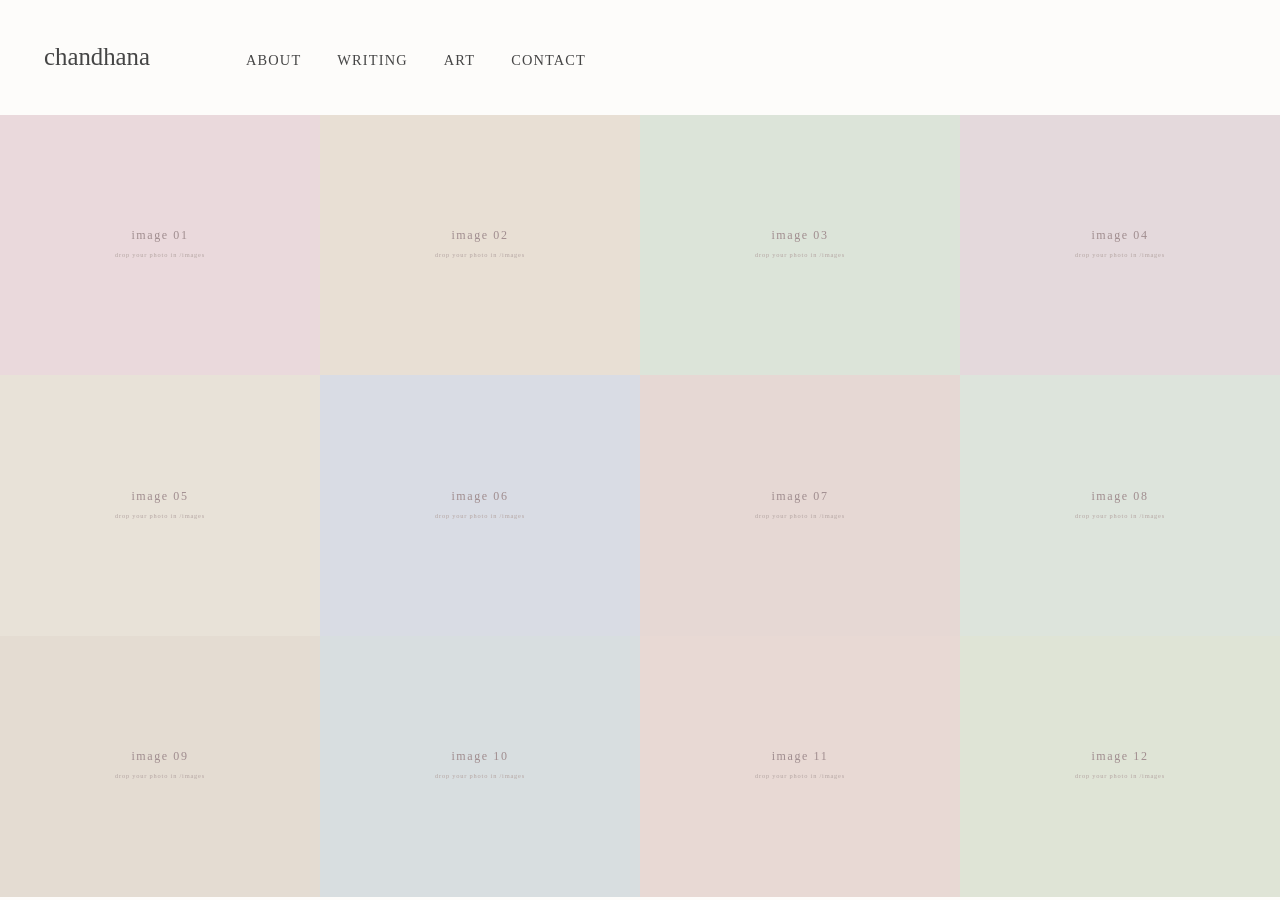
<file: index.html>
<!DOCTYPE html>
<html lang="en">
<head>
  <meta charset="UTF-8">
  <meta name="viewport" content="width=device-width, initial-scale=1.0">
  <title>chandhana</title>
  <meta name="description" content="chandhana — I grew up in Chennai and now play with elements">
  <link rel="stylesheet" href="css/style.css">
</head>
<body>

  <header class="topbar">
    <div class="name"><a href="index.html">chandhana</a></div>
    <nav>
      <ul>
        <li><a href="about.html">About</a></li>
        <li><a href="writing.html">Writing</a></li>
        <li><a href="art.html" class="art-link">Art</a></li>
        <li><a href="contact.html">Contact</a></li>
      </ul>
    </nav>
  </header>

  <!-- Full-bleed 3x4 grid: 12 tiles, edge to edge, no gaps.
       To use your own photos: drop them into the /images folder,
       then change the src below (e.g. images/my-photo.jpg).
       The <span class="cap"> text only appears on hover — edit or delete freely. -->
  <div class="fullgrid">
    <a href="about.html"><img src="images/grid-01.svg" alt="Chennai"><span class="cap">Chennai</span></a>
    <a href="about.html"><img src="images/grid-02.svg" alt="Hydrogen at Terraform"><span class="cap">Hydrogen at Terraform</span></a>
    <a href="about.html"><img src="images/grid-03.svg" alt="Plasticlist"><span class="cap">Plasticlist</span></a>
    <a href="about.html"><img src="images/grid-04.svg" alt="Argus Pathfinder"><span class="cap">Argus Pathfinder</span></a>
    <a href="about.html"><img src="images/grid-05.svg" alt="Fetal Brains at IIT-M"><span class="cap">Fetal Brains at IIT-M</span></a>
    <a href="about.html"><img src="images/grid-06.svg" alt="Guinness Record"><span class="cap">Guinness Record</span></a>
    <a href="about.html"><img src="images/grid-07.svg" alt="Stand-up Comedy"><span class="cap">Stand-up Comedy</span></a>
    <a href="about.html"><img src="images/grid-08.svg" alt="Baby Rocket"><span class="cap">Baby Rocket</span></a>
    <a href="about.html"><img src="images/grid-09.svg" alt="Baby Dagger"><span class="cap">Baby Dagger</span></a>
    <a href="about.html"><img src="images/grid-10.svg" alt="House of Lords"><span class="cap">House of Lords</span></a>
    <a href="about.html"><img src="images/grid-11.svg" alt="Glacier, Plane, Reactor"><span class="cap">Glacier &middot; Plane &middot; Reactor</span></a>
    <a href="writing.html"><img src="images/grid-12.svg" alt="(why do) i hate chocolate"><span class="cap">(why do) i hate chocolate</span></a>
  </div>

  <!-- moon-phase easter egg, straight from chandhana.com -->
  <script>
    const moonPhases = ["🌑", "🌒", "🌓", "🌔", "🌕", "🌖", "🌗", "🌘"];
    let index = 0;

    setInterval(() => {
      const moon = moonPhases[index % moonPhases.length];
      window.location.hash = moon;
      index++;
    }, 150);
  </script>

</body>
</html>
</file>
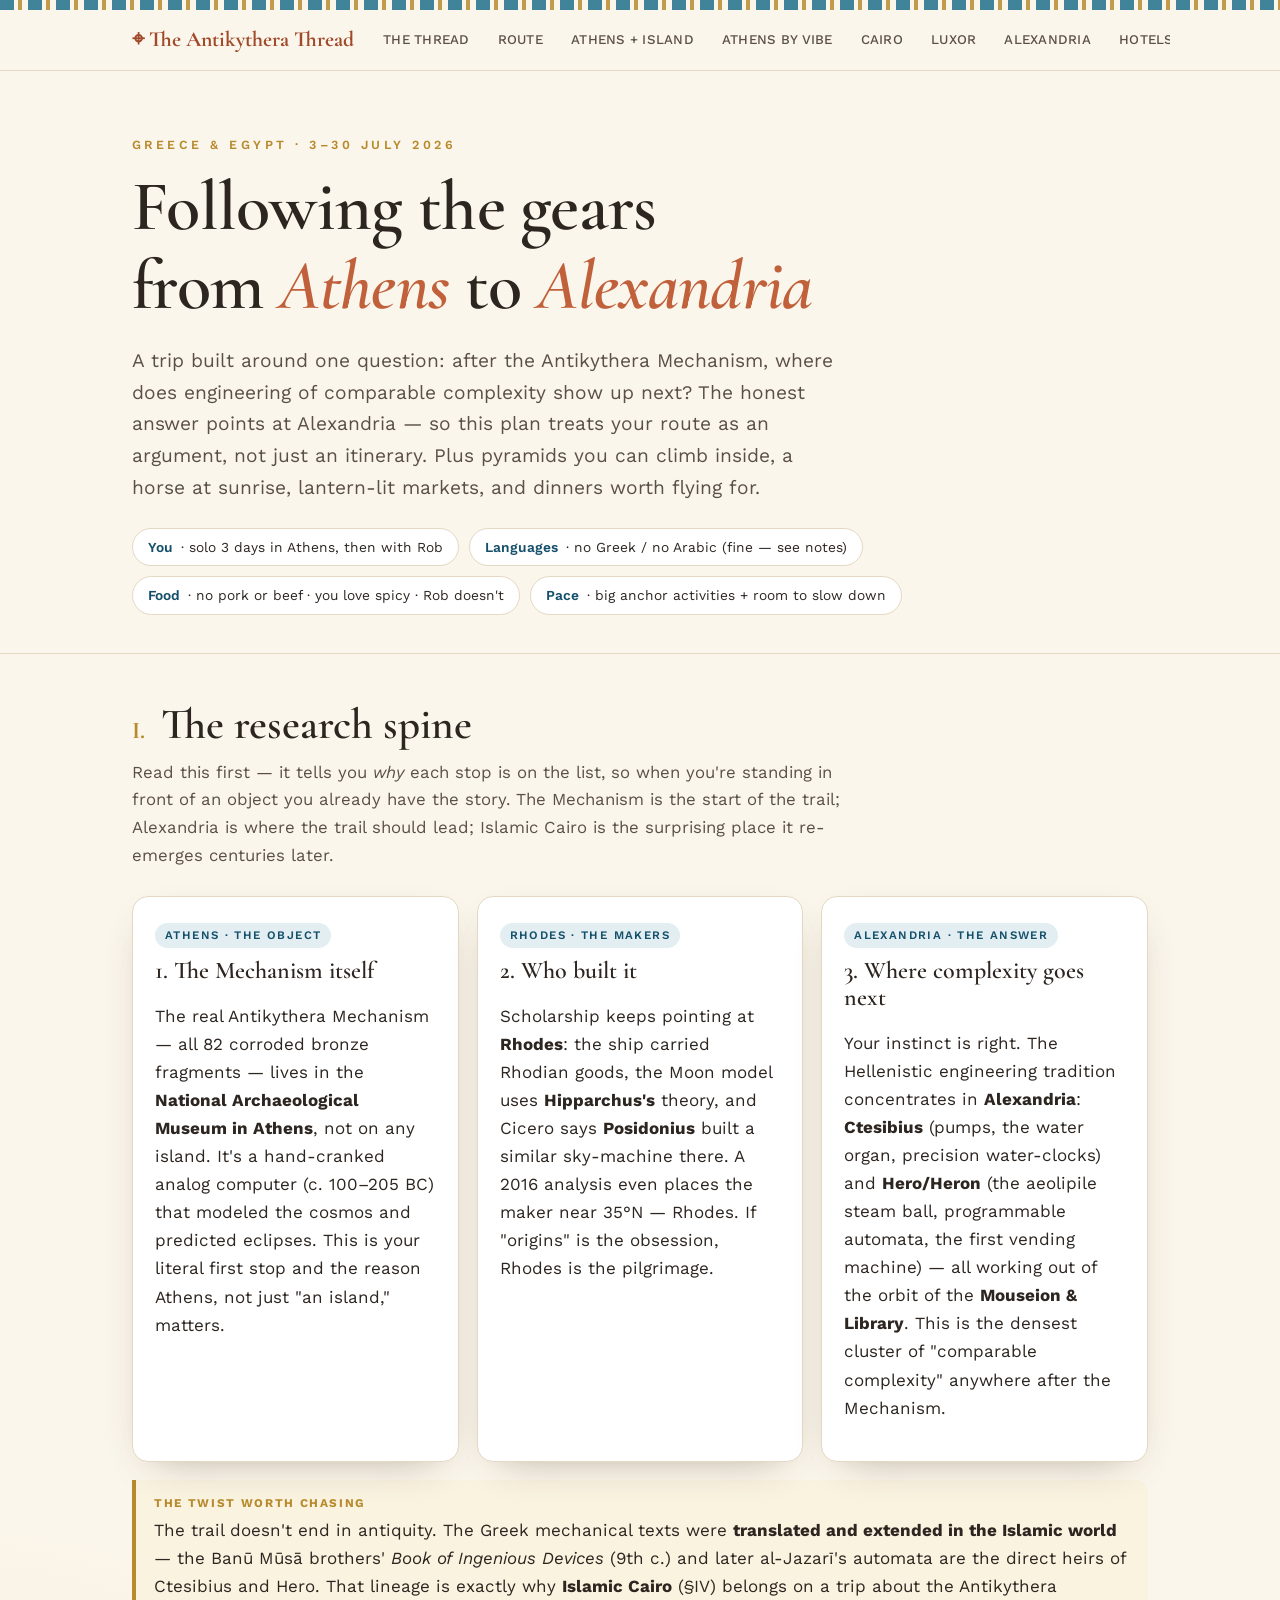
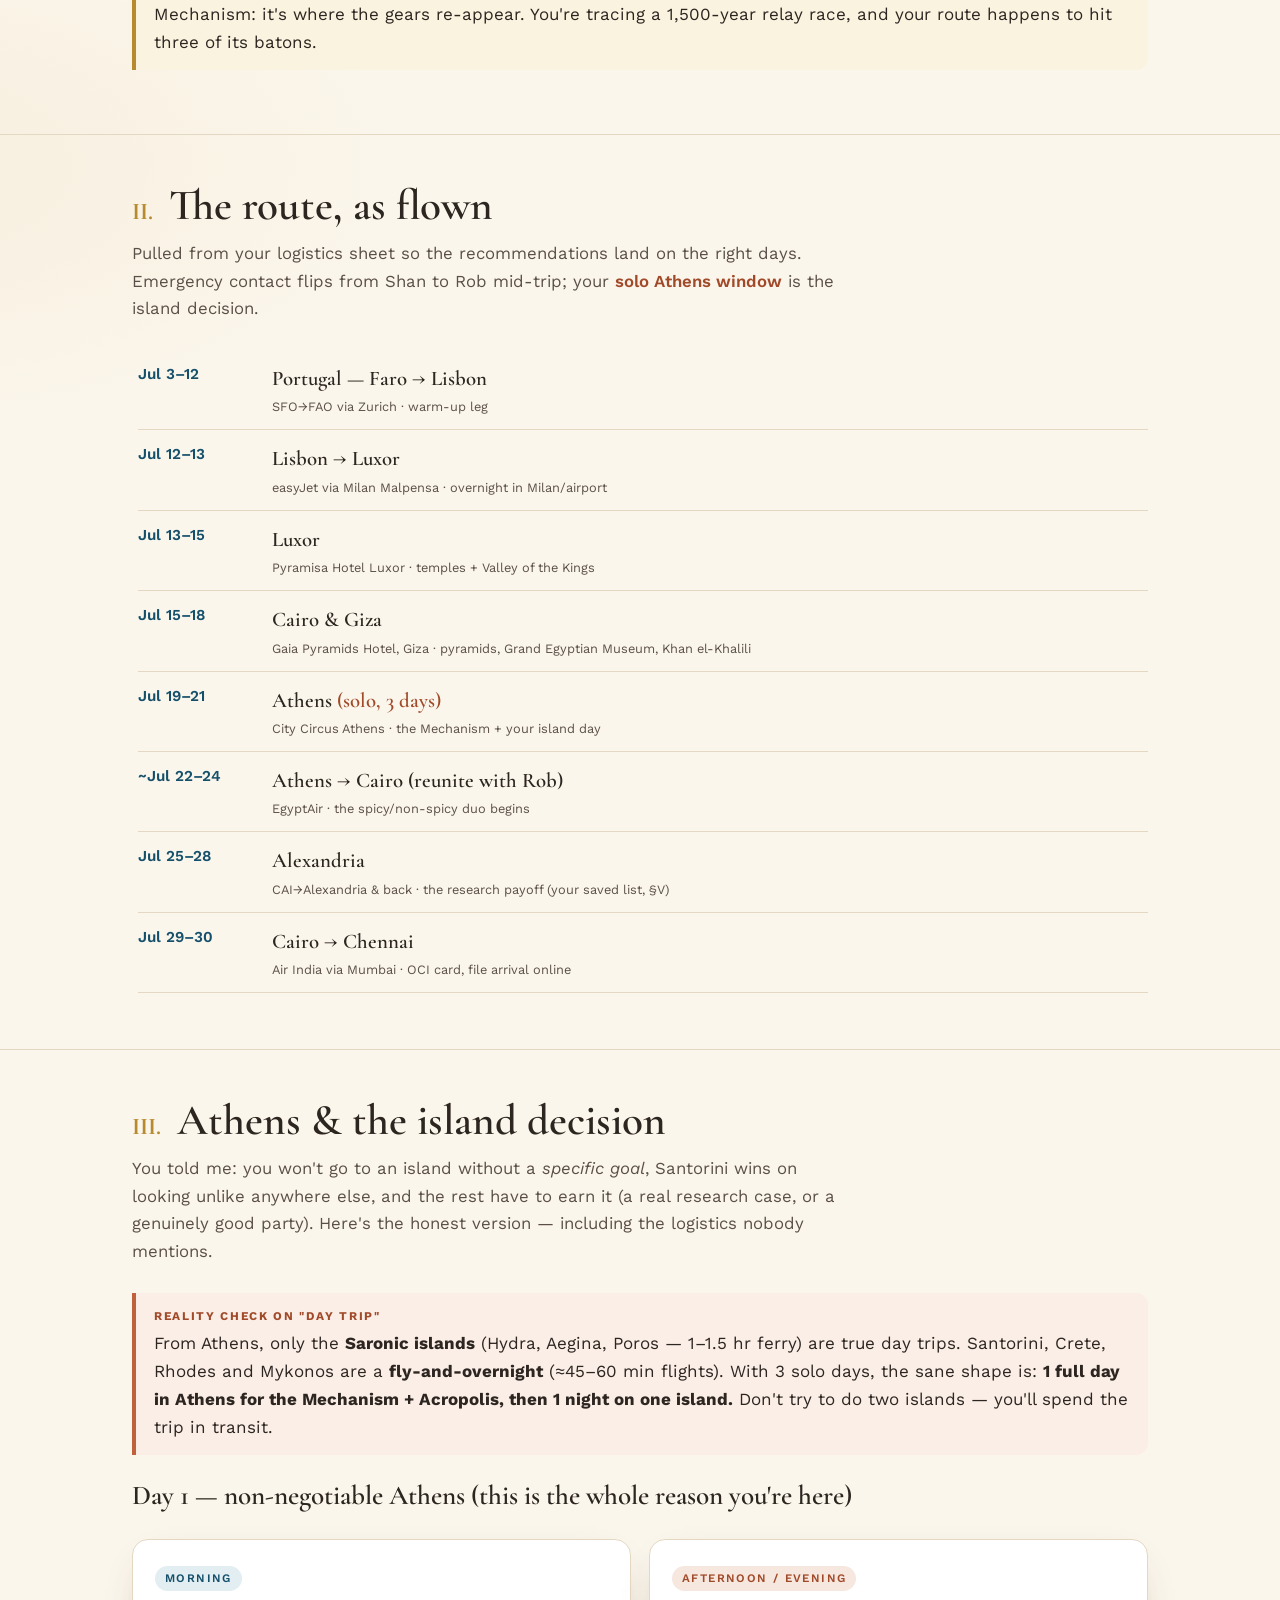
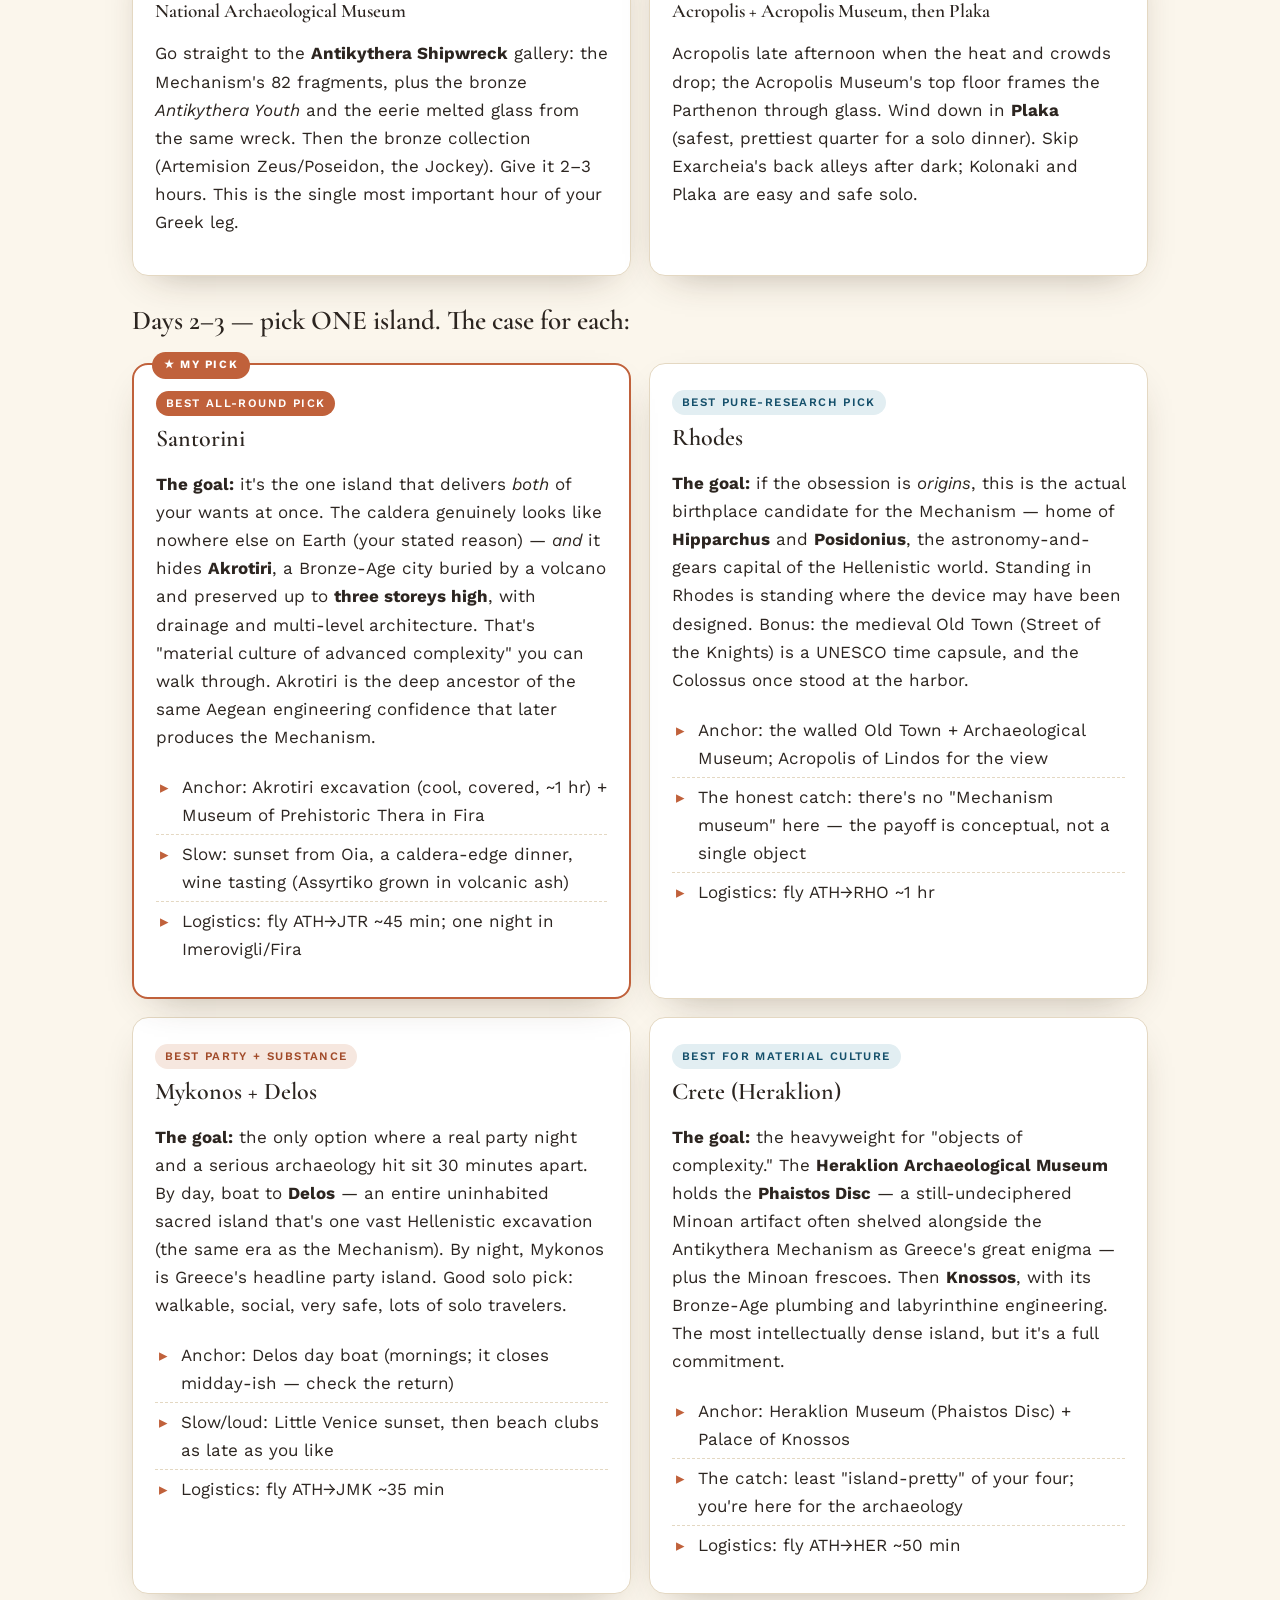
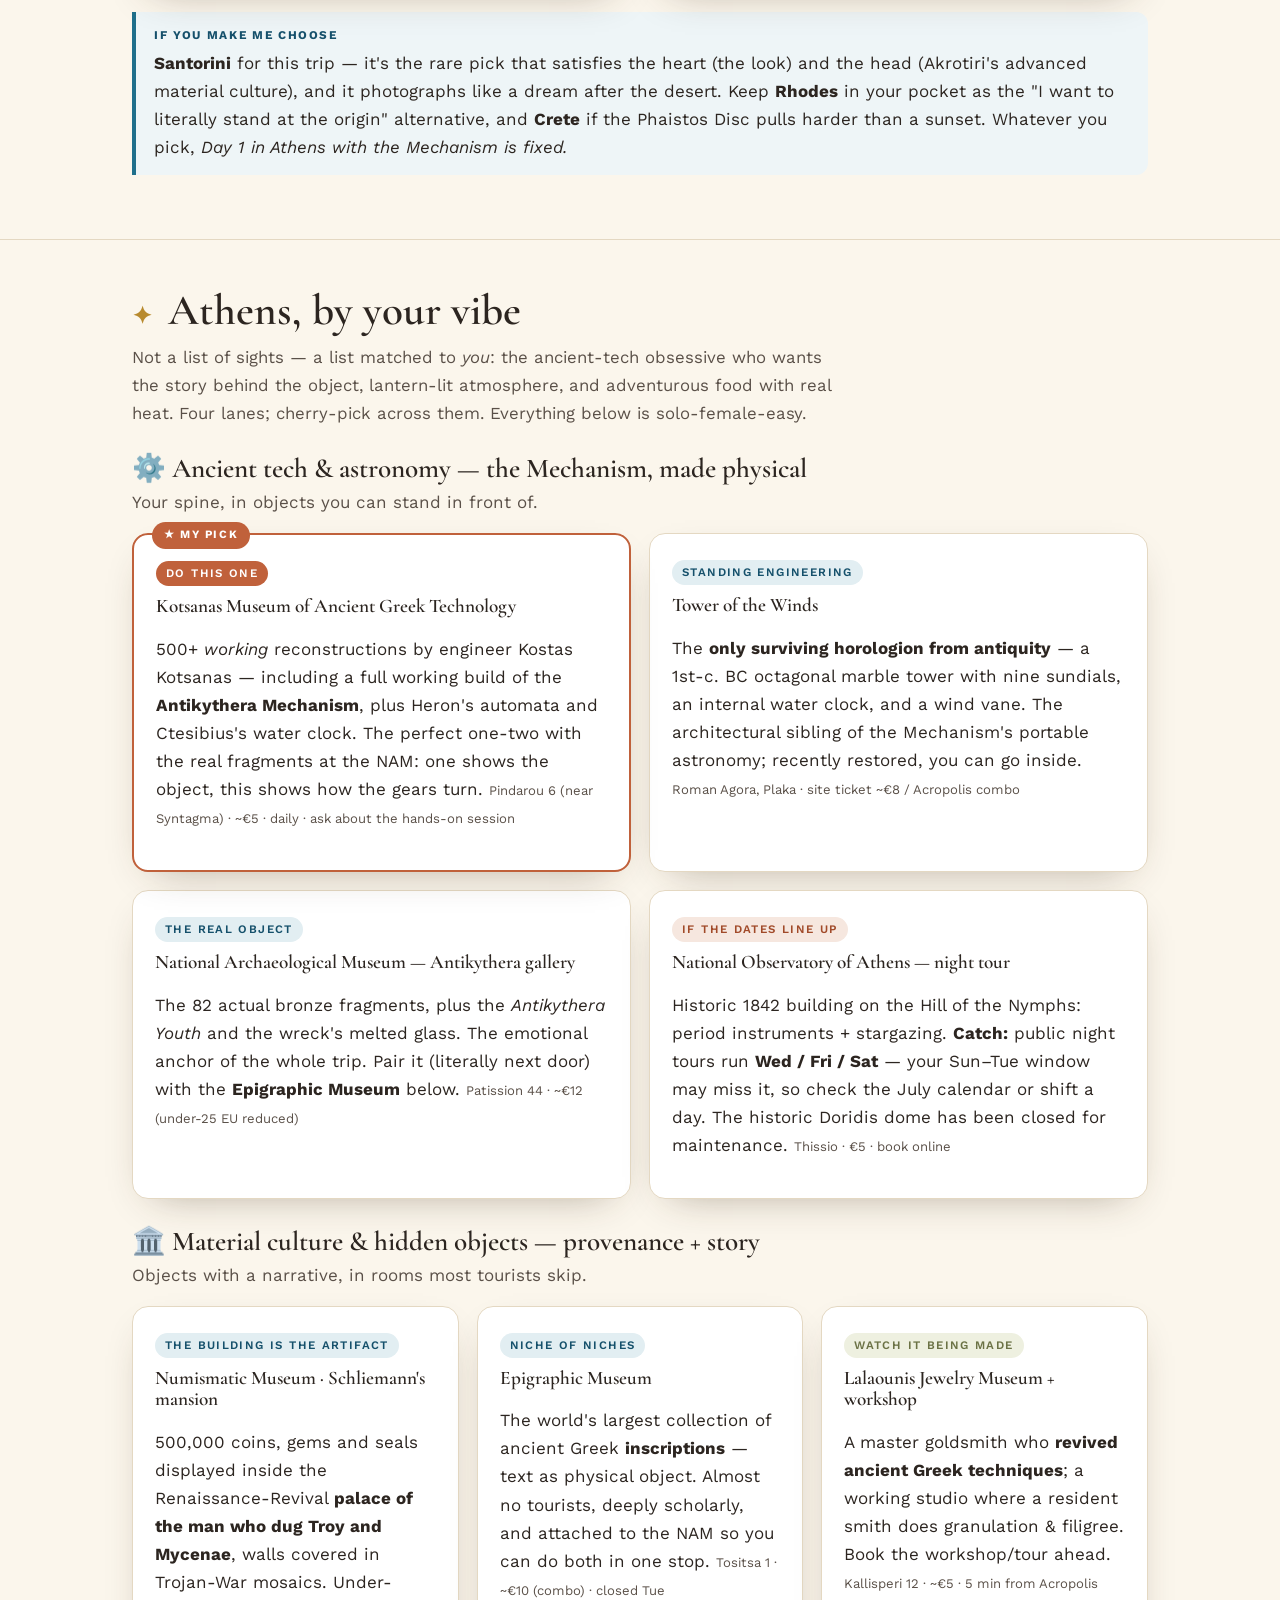
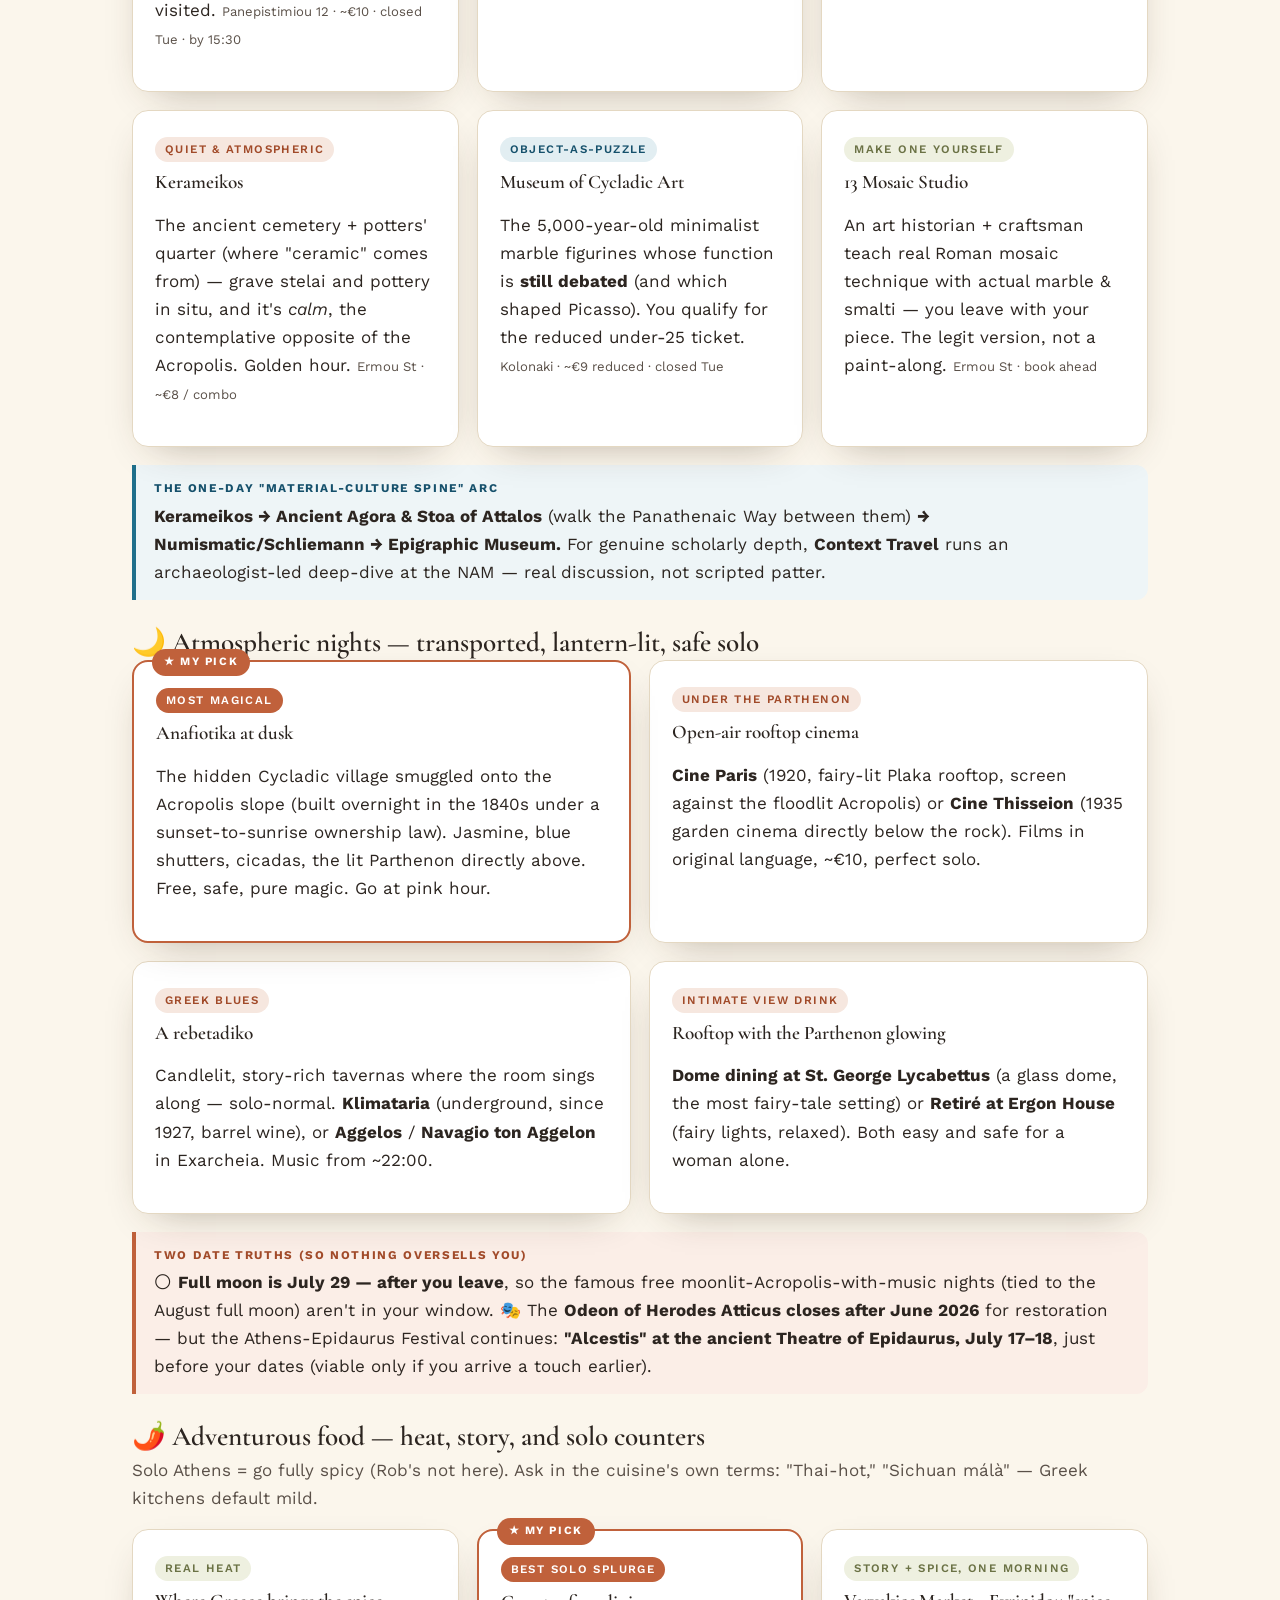
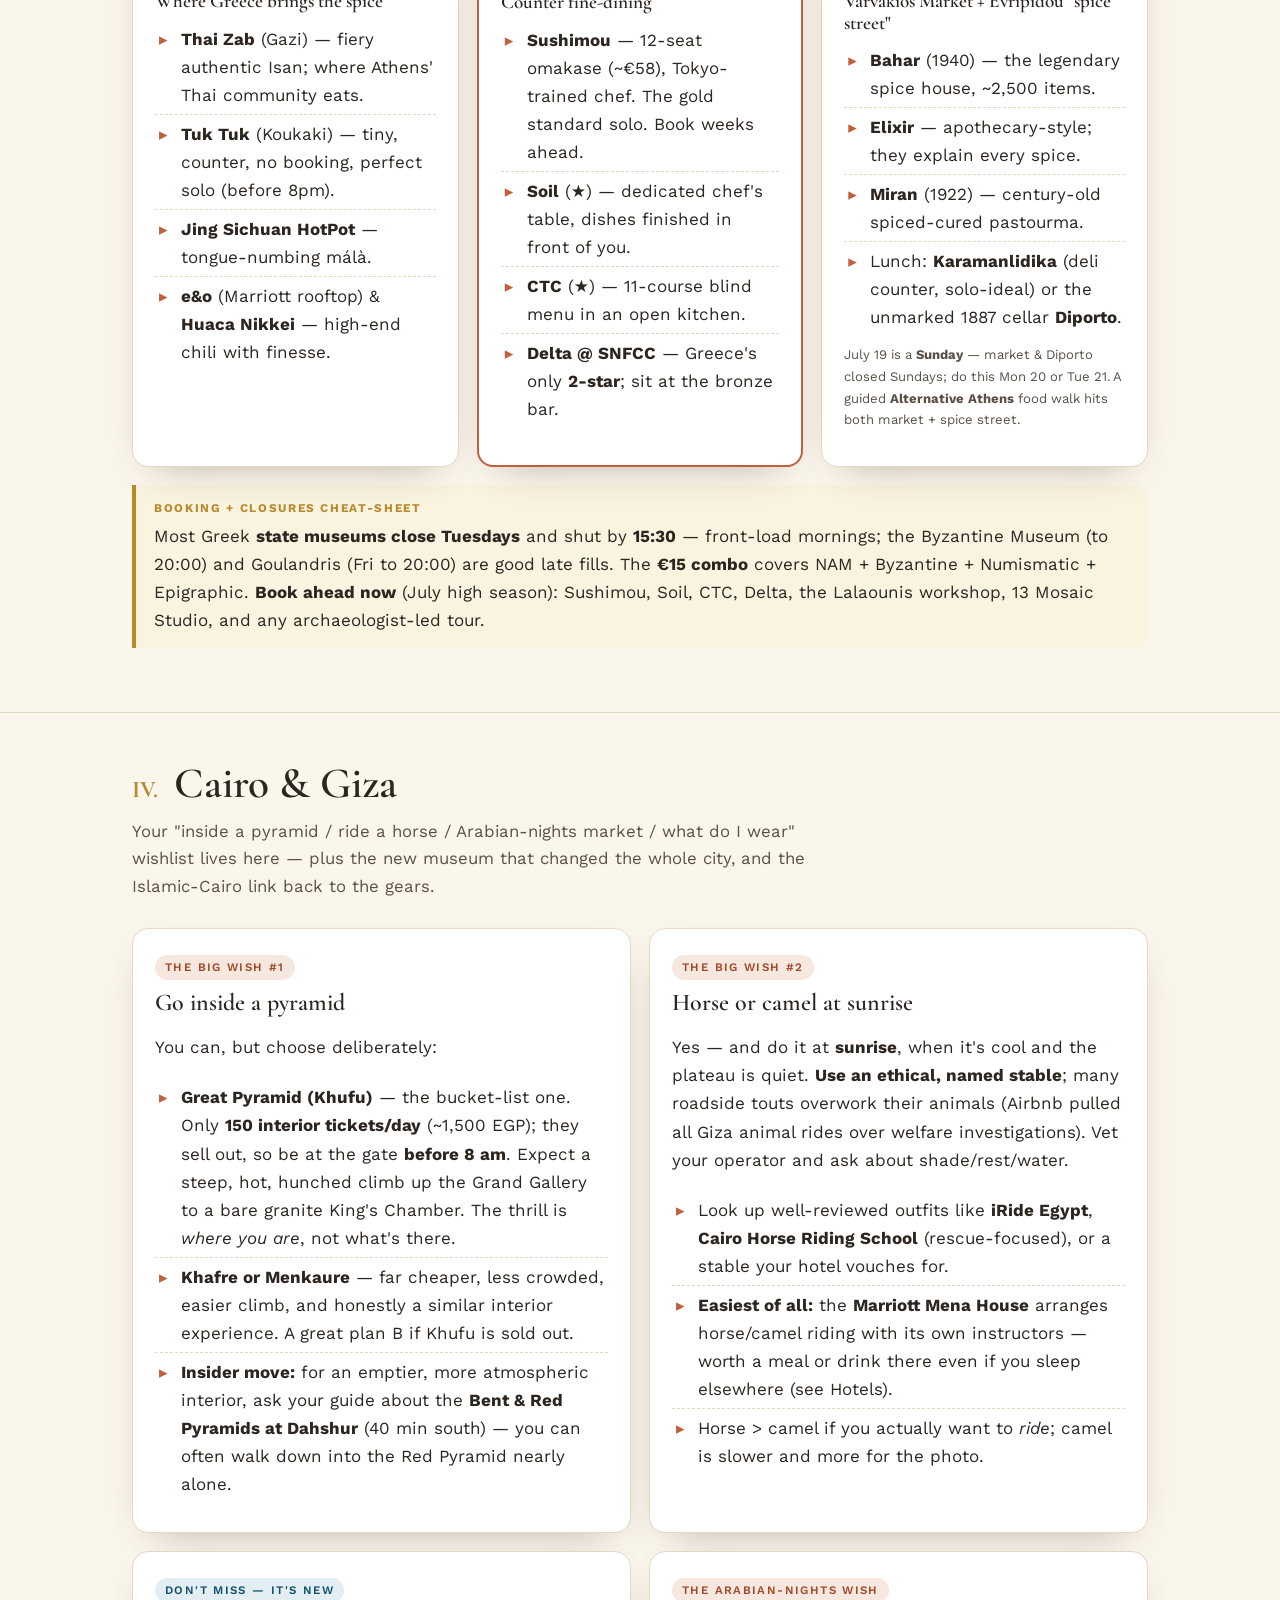
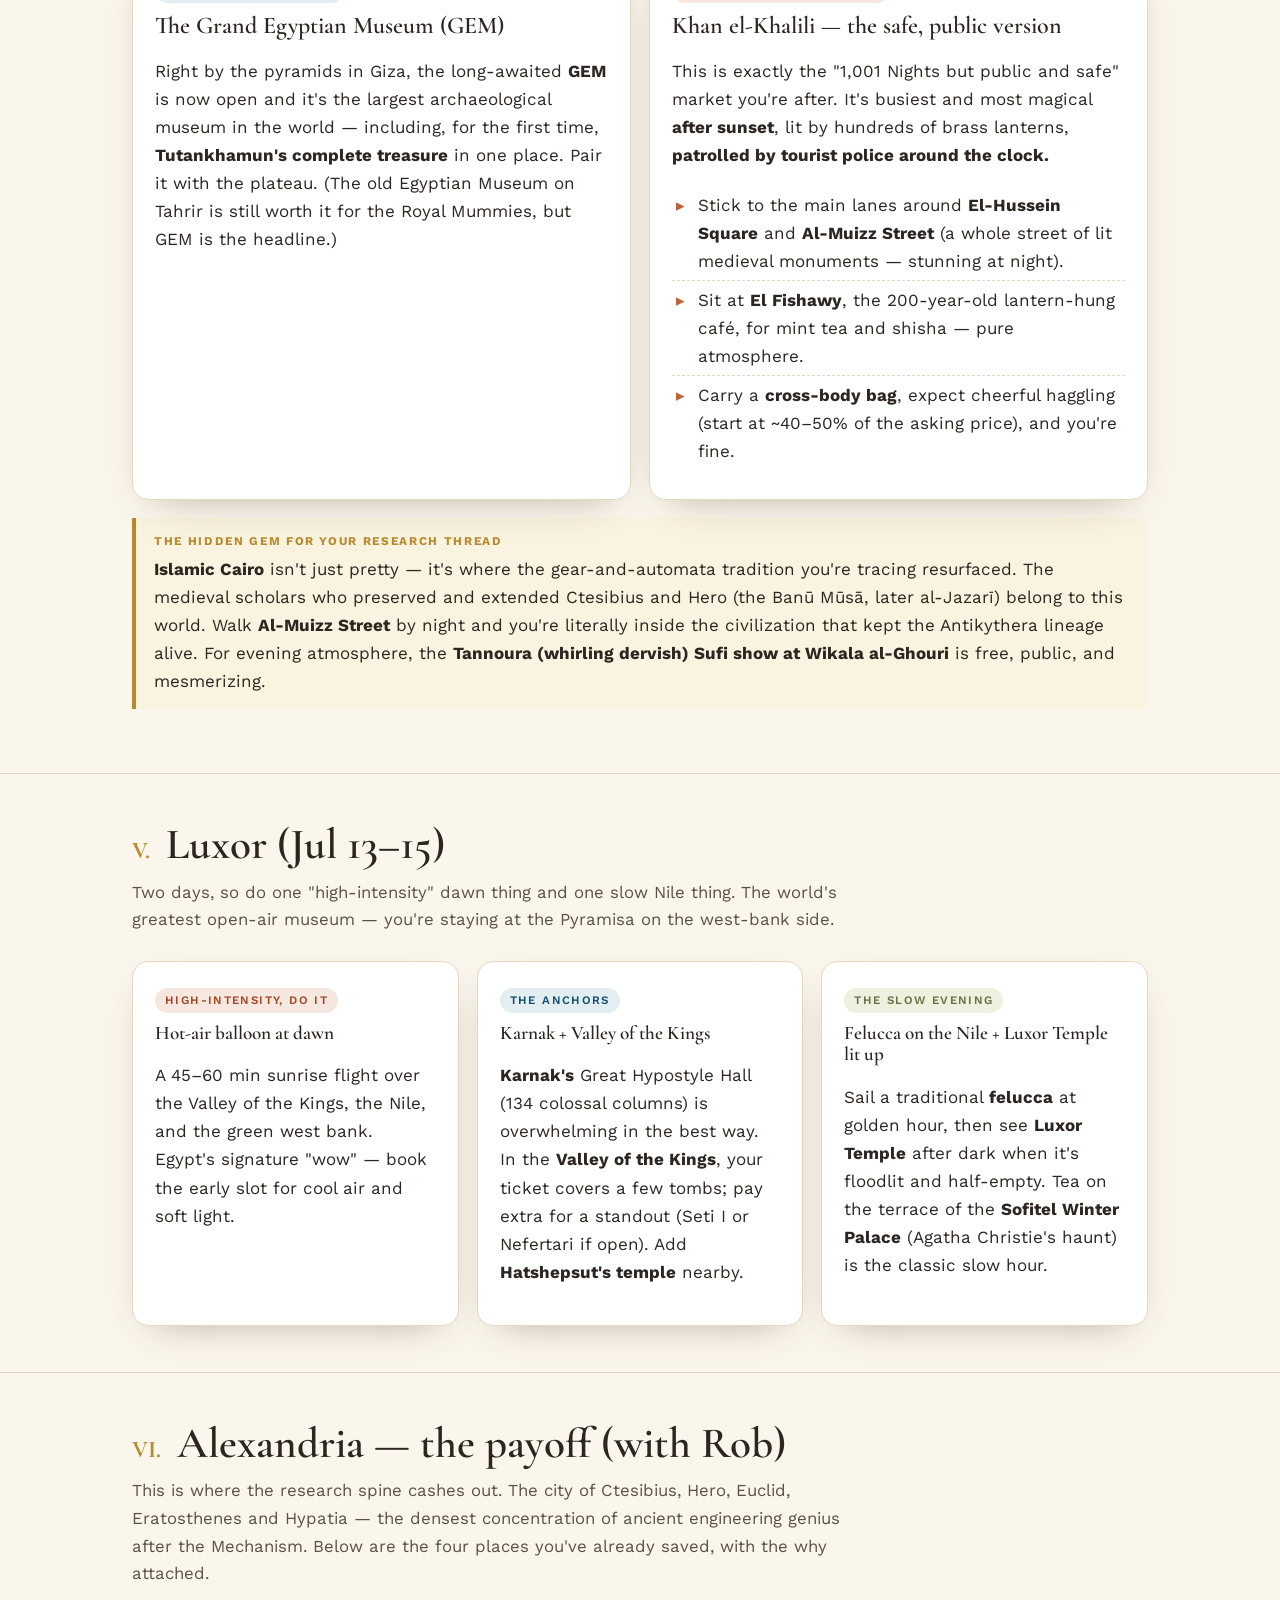
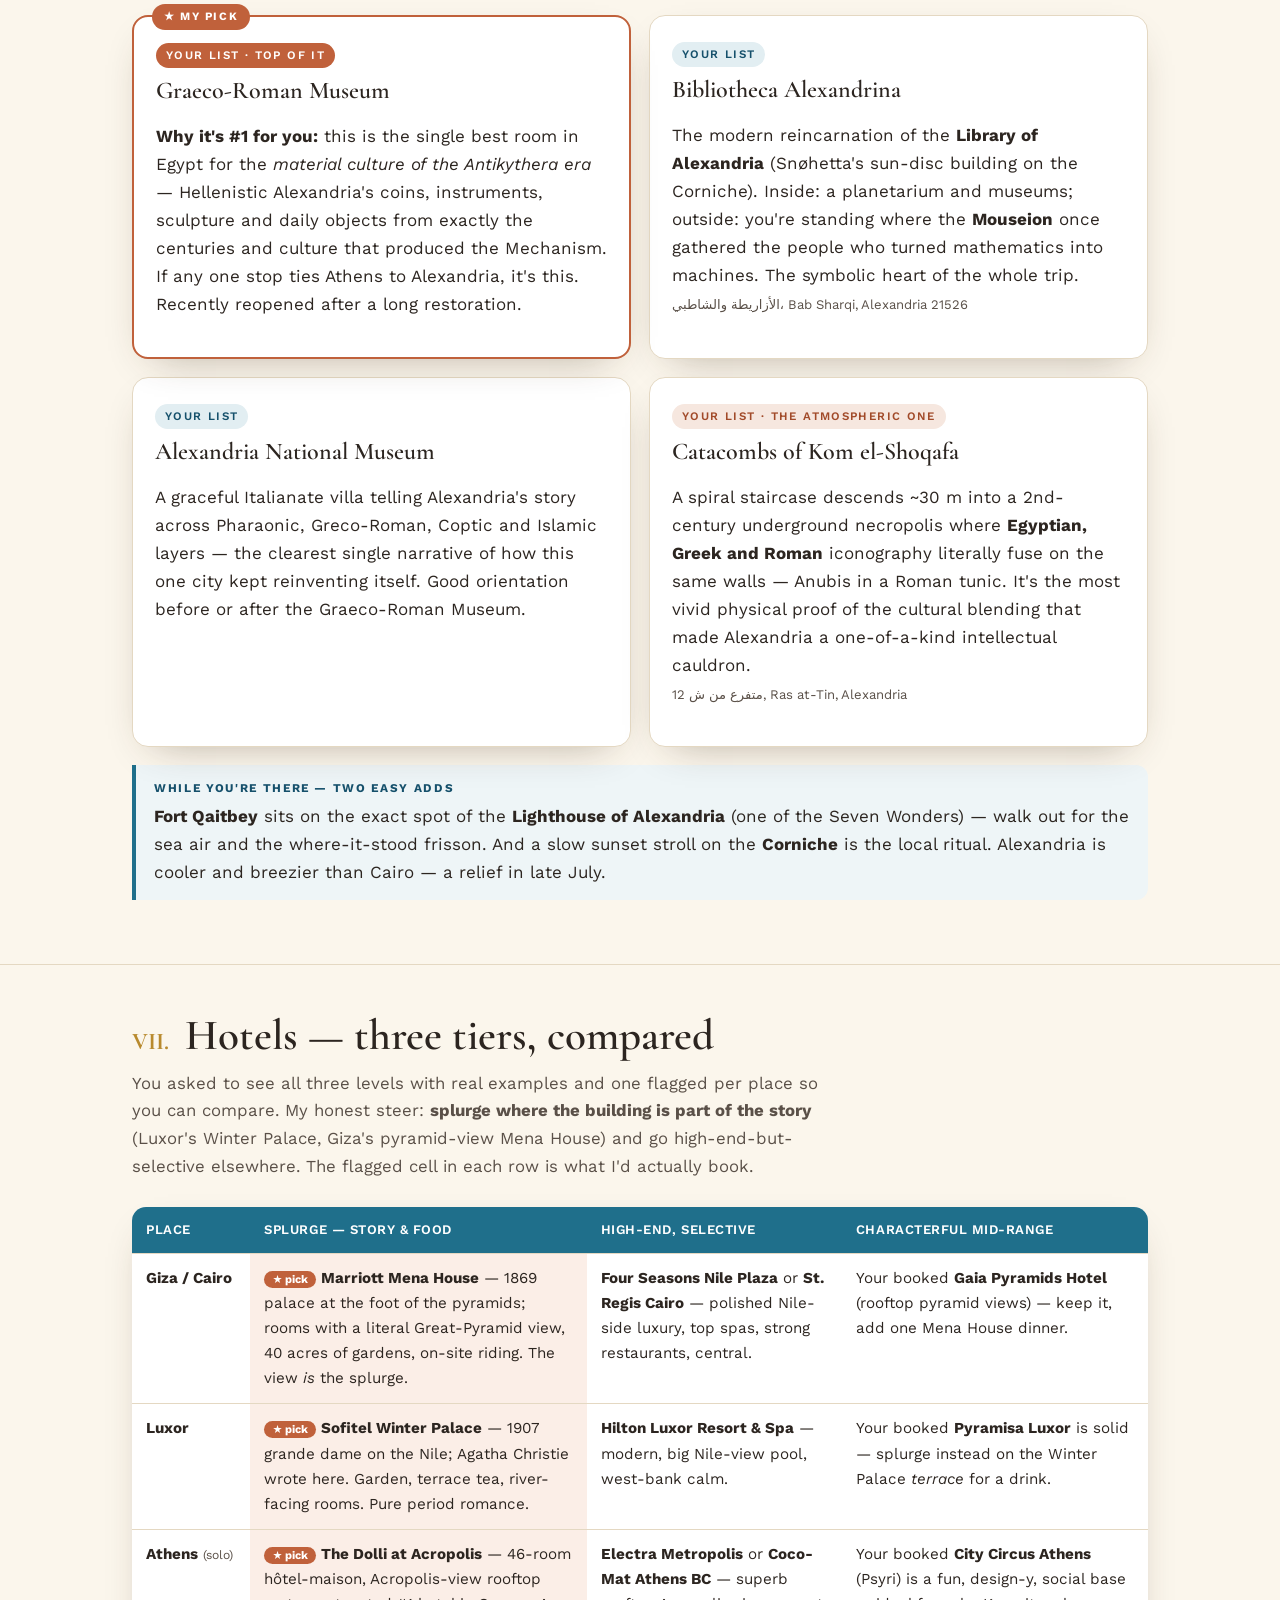
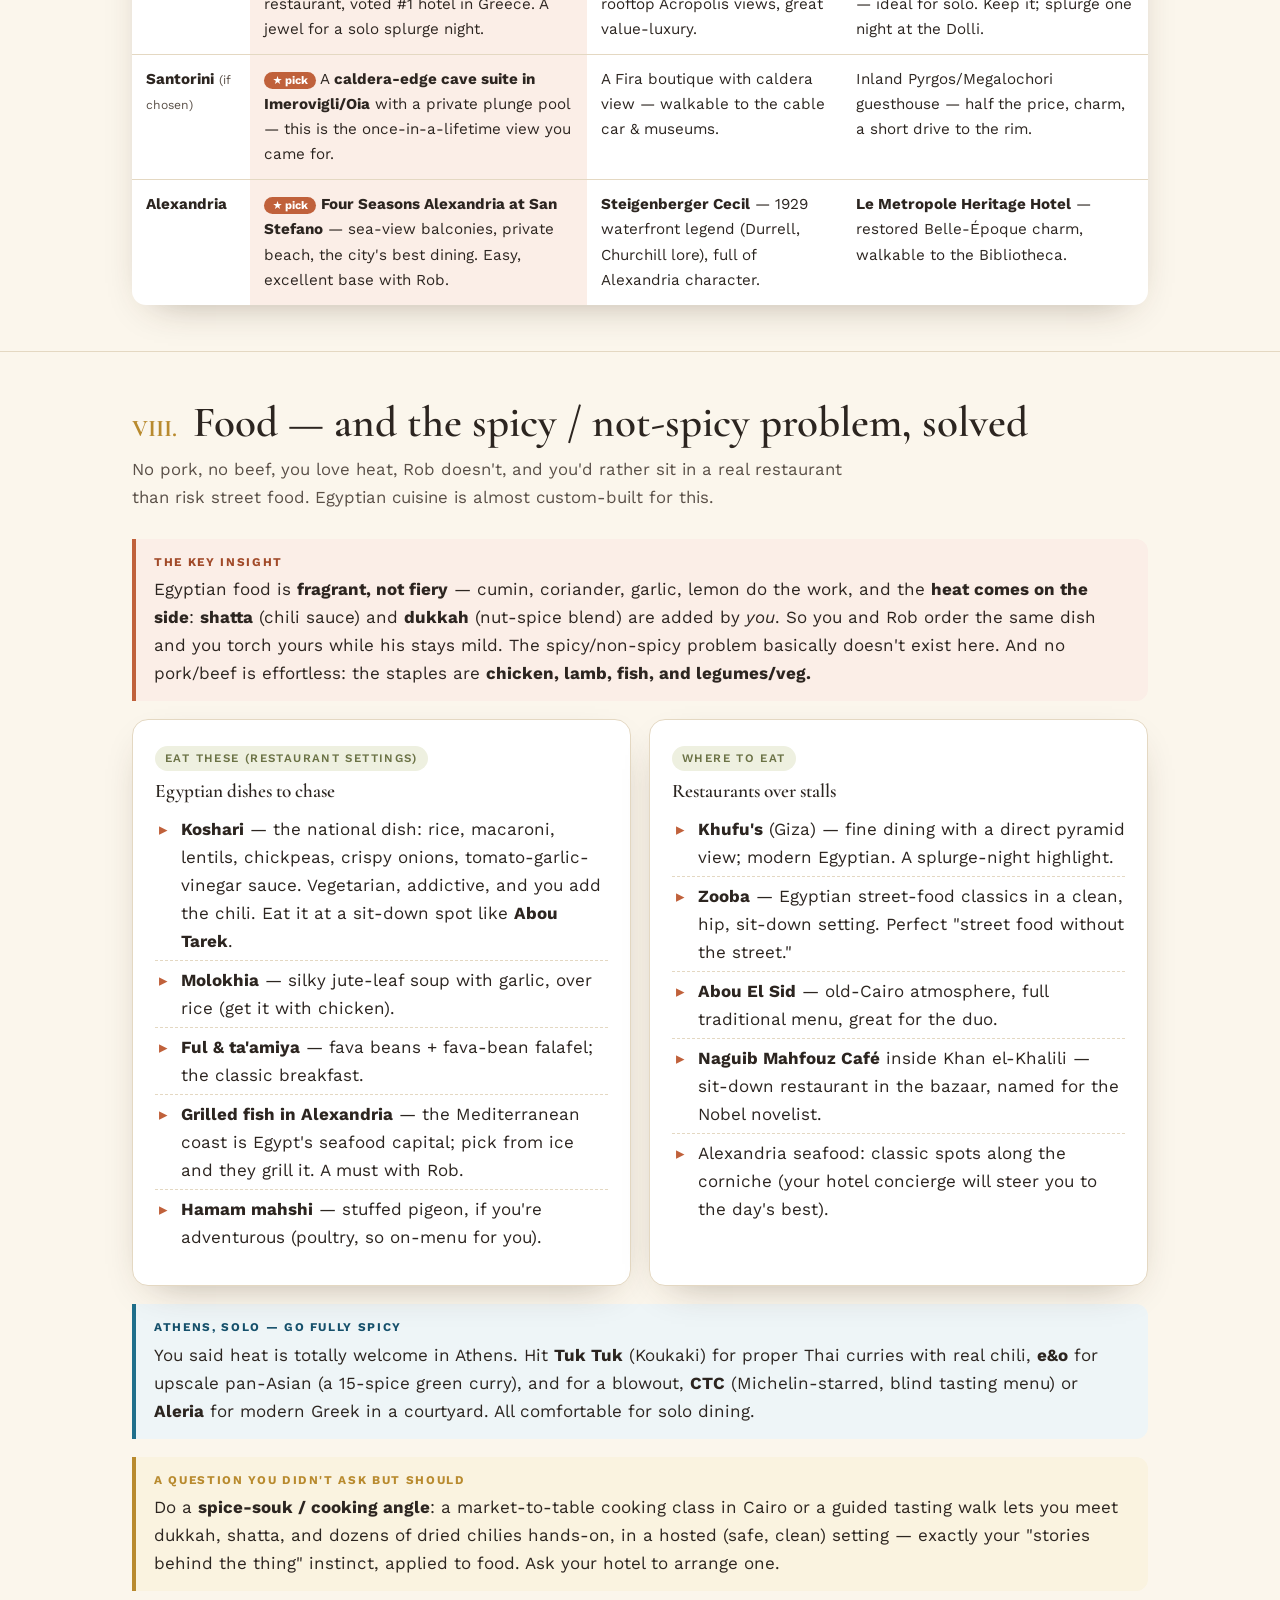
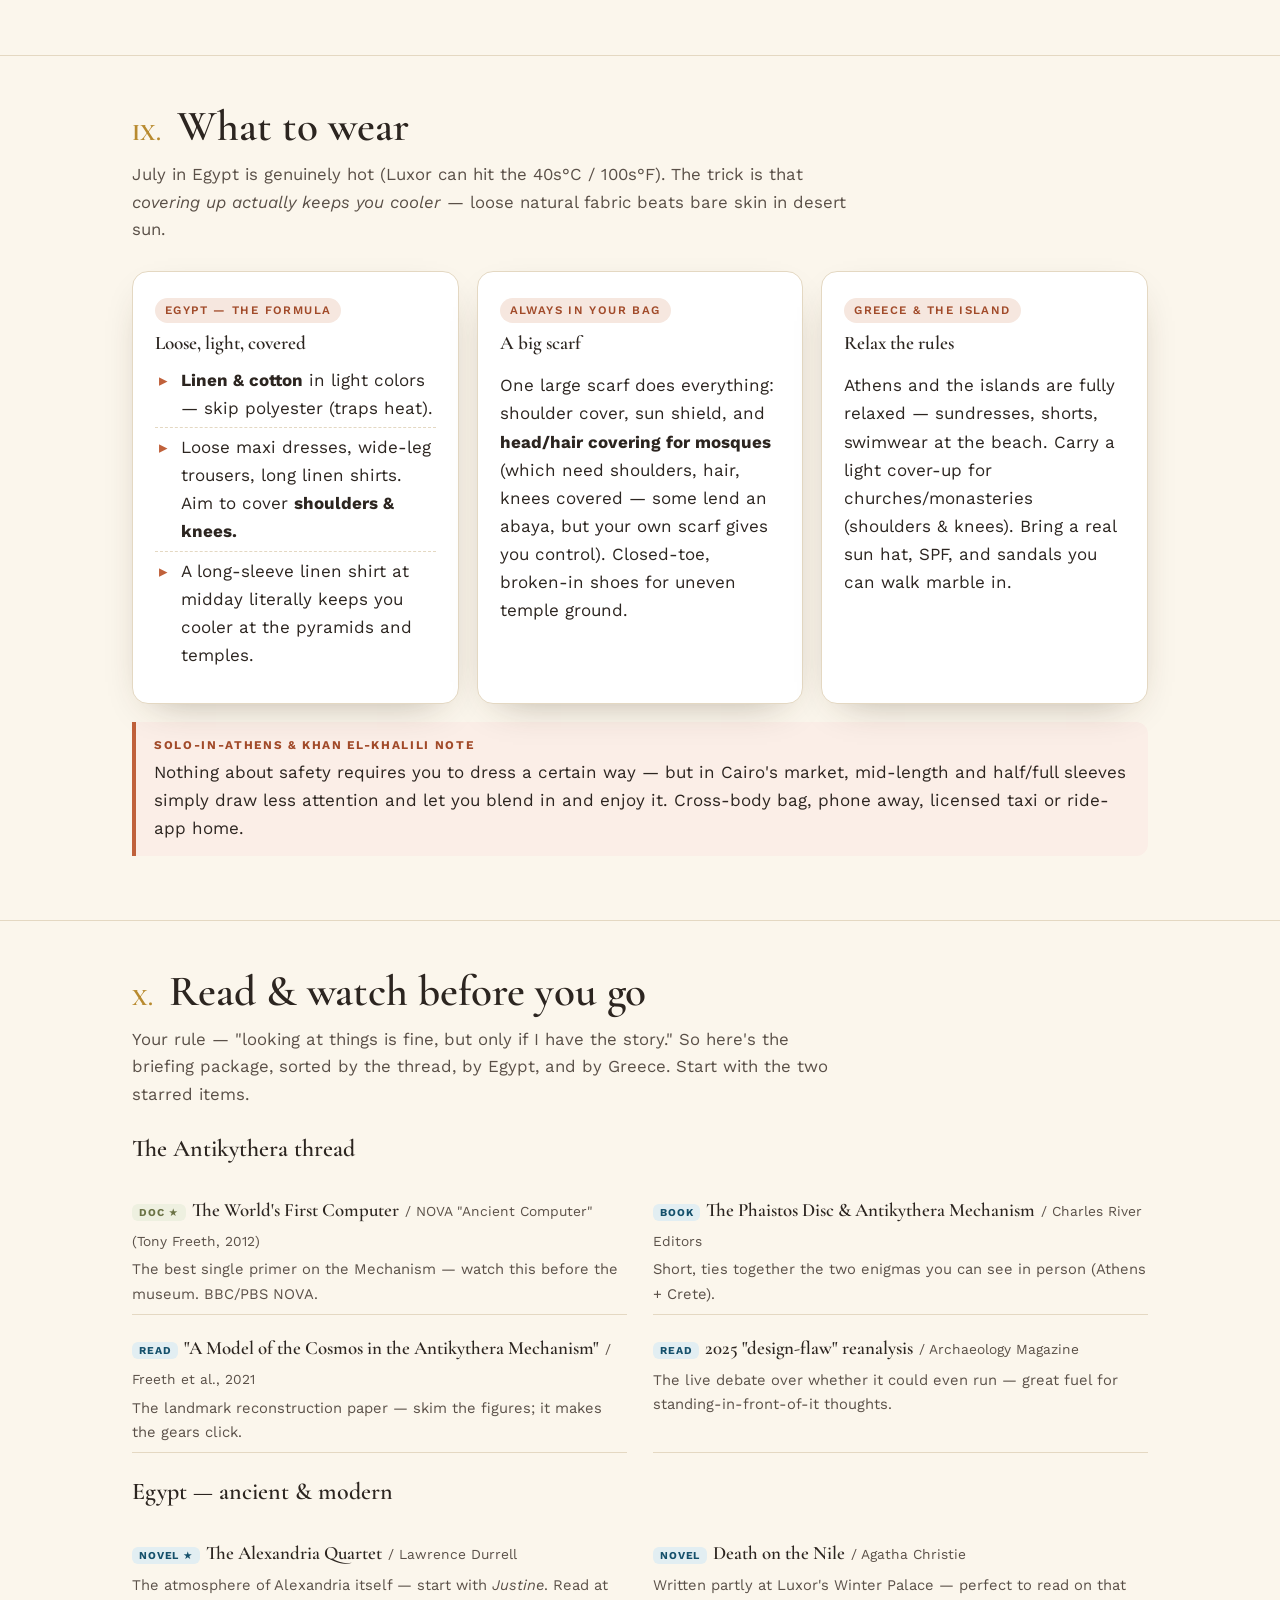
<file: greece-egypt-trip/index.html>
<!DOCTYPE html>
<html lang="en">
<head>
<meta charset="UTF-8" />
<meta name="viewport" content="width=device-width, initial-scale=1.0" />
<title>The Antikythera Thread — Greece &amp; Egypt, July 2026</title>
<link rel="preconnect" href="https://fonts.googleapis.com" />
<link rel="preconnect" href="https://fonts.gstatic.com" crossorigin />
<link href="https://fonts.googleapis.com/css2?family=Cormorant+Garamond:ital,wght@0,400;0,500;0,600;0,700;1,400;1,500&family=Work+Sans:wght@300;400;500;600;700&display=swap" rel="stylesheet" />
<style>
  :root{
    --paper:#fbf6ec;
    --paper-2:#f4ecdd;
    --card:#ffffff;
    --ink:#2c2520;
    --ink-soft:#5a5048;
    --aegean:#1f6f8b;
    --aegean-deep:#15506b;
    --terracotta:#c0613b;
    --terracotta-deep:#a14a29;
    --gold:#b88a2e;
    --gold-soft:#e9d6a8;
    --olive:#6b7245;
    --line:#e4d8c2;
    --shadow:0 14px 40px -22px rgba(60,40,20,.45);
  }
  *{box-sizing:border-box;}
  html{scroll-behavior:smooth;}
  body{
    margin:0;
    background:
      radial-gradient(1200px 600px at 80% -10%, #fff8ec 0, rgba(255,248,236,0) 60%),
      radial-gradient(1000px 500px at -10% 10%, #f7eedd 0, rgba(247,238,221,0) 55%),
      var(--paper);
    color:var(--ink);
    font-family:"Work Sans",system-ui,sans-serif;
    font-weight:400;
    line-height:1.65;
    font-size:17px;
    -webkit-font-smoothing:antialiased;
  }
  h1,h2,h3,h4{font-family:"Cormorant Garamond",Georgia,serif;font-weight:600;line-height:1.12;color:var(--ink);}
  a{color:var(--aegean-deep);text-decoration:none;border-bottom:1px solid rgba(31,111,139,.3);}
  a:hover{border-bottom-color:var(--aegean);}
  .wrap{max-width:1060px;margin:0 auto;padding:0 22px;}

  /* greek-key top ribbon */
  .ribbon{height:10px;background:
    repeating-linear-gradient(90deg,var(--aegean) 0 14px,transparent 14px 18px,var(--gold) 18px 22px,transparent 22px 28px);
    opacity:.85;}

  /* NAV */
  nav{position:sticky;top:0;z-index:50;background:rgba(251,246,236,.92);backdrop-filter:blur(8px);
    border-bottom:1px solid var(--line);}
  nav .wrap{display:flex;align-items:center;gap:18px;height:60px;overflow-x:auto;}
  nav .brand{font-family:"Cormorant Garamond",serif;font-size:1.35rem;font-weight:700;color:var(--terracotta-deep);white-space:nowrap;border:0;}
  nav .links{display:flex;gap:6px;margin-left:auto;}
  nav a{font-size:.83rem;letter-spacing:.02em;text-transform:uppercase;color:var(--ink-soft);
    padding:7px 11px;border-radius:999px;border:0;white-space:nowrap;font-weight:500;}
  nav a:hover{background:var(--gold-soft);color:var(--ink);}

  /* HERO */
  header.hero{padding:64px 0 38px;}
  .eyebrow{font-size:.78rem;letter-spacing:.28em;text-transform:uppercase;color:var(--gold);font-weight:600;}
  header.hero h1{font-size:clamp(2.6rem,6vw,4.4rem);margin:.18em 0 .1em;letter-spacing:-.01em;}
  header.hero h1 em{font-style:italic;color:var(--terracotta);}
  .lede{font-size:1.2rem;color:var(--ink-soft);max-width:60ch;}
  .meta-row{display:flex;flex-wrap:wrap;gap:10px;margin-top:24px;}
  .pill{background:#fff;border:1px solid var(--line);border-radius:999px;padding:7px 15px;font-size:.86rem;
    box-shadow:var(--shadow);display:inline-flex;gap:8px;align-items:center;}
  .pill b{color:var(--aegean-deep);font-weight:600;}

  /* SECTION */
  section{padding:46px 0;border-top:1px solid var(--line);}
  .sec-head{display:flex;align-items:baseline;gap:16px;margin-bottom:8px;}
  .sec-num{font-family:"Cormorant Garamond",serif;font-size:1.5rem;color:var(--gold);font-weight:700;}
  section h2{font-size:clamp(1.9rem,4vw,2.7rem);margin:0;}
  .sec-sub{color:var(--ink-soft);max-width:72ch;margin:.4em 0 1.6em;font-size:1.05rem;}

  /* cards & grid */
  .grid{display:grid;gap:18px;}
  .g2{grid-template-columns:repeat(2,1fr);}
  .g3{grid-template-columns:repeat(3,1fr);}
  @media(max-width:820px){.g2,.g3{grid-template-columns:1fr;}}
  .card{background:var(--card);border:1px solid var(--line);border-radius:16px;padding:22px;box-shadow:var(--shadow);}
  .card h3{font-size:1.5rem;margin:0 0 .25em;}
  .card h4{font-size:1.2rem;margin:0 0 .2em;}
  .tag{display:inline-block;font-size:.72rem;letter-spacing:.12em;text-transform:uppercase;font-weight:600;
    padding:3px 10px;border-radius:999px;margin-bottom:10px;}
  .tag.research{background:#e2eef2;color:var(--aegean-deep);}
  .tag.vibe{background:#f6e7df;color:var(--terracotta-deep);}
  .tag.food{background:#eef0e0;color:var(--olive);}
  .tag.pick{background:var(--terracotta);color:#fff;}

  /* recommended flag */
  .rec{position:relative;border:2px solid var(--terracotta);}
  .rec::before{content:"★ MY PICK";position:absolute;top:-13px;left:18px;background:var(--terracotta);color:#fff;
    font-family:"Work Sans";font-size:.7rem;letter-spacing:.14em;font-weight:700;padding:4px 12px;border-radius:999px;}

  ul.clean{list-style:none;padding:0;margin:.4em 0;}
  ul.clean li{padding:5px 0 5px 26px;position:relative;border-bottom:1px dashed var(--line);}
  ul.clean li:last-child{border-bottom:0;}
  ul.clean li::before{content:"▸";position:absolute;left:4px;color:var(--terracotta);}
  ul.plain{padding-left:1.1em;margin:.4em 0;}
  ul.plain li{margin:.3em 0;}

  /* callout */
  .note{border-left:4px solid var(--aegean);background:#eef5f7;border-radius:0 12px 12px 0;padding:14px 18px;margin:18px 0;}
  .note.warm{border-left-color:var(--terracotta);background:#fbeee7;}
  .note.gold{border-left-color:var(--gold);background:#faf3e0;}
  .note b{color:var(--ink);}
  .note .lbl{font-size:.74rem;letter-spacing:.14em;text-transform:uppercase;font-weight:700;color:var(--aegean-deep);display:block;margin-bottom:3px;}
  .note.warm .lbl{color:var(--terracotta-deep);}
  .note.gold .lbl{color:var(--gold);}

  /* timeline */
  .tl{position:relative;margin:10px 0;padding-left:6px;}
  .tl-row{display:grid;grid-template-columns:120px 1fr;gap:14px;padding:12px 0;border-bottom:1px solid var(--line);align-items:start;}
  @media(max-width:600px){.tl-row{grid-template-columns:90px 1fr;}}
  .tl-date{font-weight:600;color:var(--aegean-deep);font-size:.95rem;}
  .tl-place{font-family:"Cormorant Garamond",serif;font-size:1.3rem;font-weight:600;}
  .tl-who{font-size:.8rem;color:var(--ink-soft);}
  .who-solo{color:var(--terracotta-deep);font-weight:600;}

  /* table */
  table{width:100%;border-collapse:collapse;background:#fff;border-radius:14px;overflow:hidden;box-shadow:var(--shadow);font-size:.95rem;}
  th,td{padding:12px 14px;text-align:left;border-bottom:1px solid var(--line);vertical-align:top;}
  th{background:var(--aegean);color:#fff;font-family:"Work Sans";font-weight:600;font-size:.82rem;letter-spacing:.04em;text-transform:uppercase;}
  tr:last-child td{border-bottom:0;}
  td.flagged{background:#fbeee7;}
  .chip{font-size:.7rem;font-weight:700;color:#fff;background:var(--terracotta);padding:2px 8px;border-radius:999px;}

  /* reading list */
  .read{display:grid;grid-template-columns:1fr 1fr;gap:10px 26px;}
  @media(max-width:700px){.read{grid-template-columns:1fr;}}
  .read .item{padding:8px 0;border-bottom:1px solid var(--line);}
  .read .item b{font-family:"Cormorant Garamond",serif;font-size:1.18rem;font-weight:600;}
  .read .item .by{color:var(--ink-soft);font-size:.86rem;}
  .read .item p{margin:.25em 0 0;font-size:.92rem;color:var(--ink-soft);}
  .badge{font-size:.66rem;font-weight:700;letter-spacing:.08em;text-transform:uppercase;padding:2px 7px;border-radius:6px;margin-right:6px;}
  .b-book{background:#e2eef2;color:var(--aegean-deep);}
  .b-film{background:#f6e7df;color:var(--terracotta-deep);}
  .b-doc{background:#eef0e0;color:var(--olive);}
  .b-pod{background:#f0e6f2;color:#7a4a8a;}

  footer{padding:46px 0 70px;border-top:1px solid var(--line);color:var(--ink-soft);font-size:.9rem;}
  footer .wrap{text-align:center;}
  .src{font-size:.82rem;color:var(--ink-soft);}
  .src a{color:var(--ink-soft);}
  .two-col{columns:2;column-gap:34px;}
  @media(max-width:700px){.two-col{columns:1;}}
  .kicker{font-variant:small-caps;letter-spacing:.04em;color:var(--terracotta-deep);font-weight:600;}
  hr.soft{border:0;border-top:1px dashed var(--line);margin:22px 0;}
</style>
</head>
<body>
<div class="ribbon"></div>
<nav>
  <div class="wrap">
    <span class="brand">⌖ The Antikythera Thread</span>
    <span class="links">
      <a href="#spine">The Thread</a>
      <a href="#route">Route</a>
      <a href="#athens">Athens + Island</a>
      <a href="#athens-vibe">Athens by Vibe</a>
      <a href="#cairo">Cairo</a>
      <a href="#luxor">Luxor</a>
      <a href="#alex">Alexandria</a>
      <a href="#hotels">Hotels</a>
      <a href="#food">Food</a>
      <a href="#wear">What to Wear</a>
      <a href="#read">Read / Watch</a>
    </span>
  </div>
</nav>

<header class="hero">
  <div class="wrap">
    <div class="eyebrow">Greece &amp; Egypt · 3–30 July 2026</div>
    <h1>Following the gears<br />from <em>Athens</em> to <em>Alexandria</em></h1>
    <p class="lede">A trip built around one question: after the Antikythera Mechanism, where does engineering of comparable
      complexity show up next? The honest answer points at Alexandria — so this plan treats your route as an argument,
      not just an itinerary. Plus pyramids you can climb inside, a horse at sunrise, lantern-lit markets, and dinners worth flying for.</p>
    <div class="meta-row">
      <span class="pill"><b>You</b> · solo 3 days in Athens, then with Rob</span>
      <span class="pill"><b>Languages</b> · no Greek / no Arabic (fine — see notes)</span>
      <span class="pill"><b>Food</b> · no pork or beef · you love spicy · Rob doesn't</span>
      <span class="pill"><b>Pace</b> · big anchor activities + room to slow down</span>
    </div>
  </div>
</header>

<!-- ============ THE THREAD ============ -->
<section id="spine">
  <div class="wrap">
    <div class="sec-head"><span class="sec-num">I.</span><h2>The research spine</h2></div>
    <p class="sec-sub">Read this first — it tells you <em>why</em> each stop is on the list, so when you're standing in
      front of an object you already have the story. The Mechanism is the start of the trail; Alexandria is where the
      trail should lead; Islamic Cairo is the surprising place it re-emerges centuries later.</p>

    <div class="grid g3">
      <div class="card">
        <span class="tag research">Athens · the object</span>
        <h3>1. The Mechanism itself</h3>
        <p>The real Antikythera Mechanism — all 82 corroded bronze fragments — lives in the
          <b>National Archaeological Museum in Athens</b>, not on any island. It's a hand-cranked analog computer
          (c. 100–205 BC) that modeled the cosmos and predicted eclipses. This is your literal first stop and the
          reason Athens, not just "an island," matters.</p>
      </div>
      <div class="card">
        <span class="tag research">Rhodes · the makers</span>
        <h3>2. Who built it</h3>
        <p>Scholarship keeps pointing at <b>Rhodes</b>: the ship carried Rhodian goods, the Moon model uses
          <b>Hipparchus's</b> theory, and Cicero says <b>Posidonius</b> built a similar sky-machine there. A 2016
          analysis even places the maker near 35°N — Rhodes. If "origins" is the obsession, Rhodes is the pilgrimage.</p>
      </div>
      <div class="card">
        <span class="tag research">Alexandria · the answer</span>
        <h3>3. Where complexity goes next</h3>
        <p>Your instinct is right. The Hellenistic engineering tradition concentrates in <b>Alexandria</b>:
          <b>Ctesibius</b> (pumps, the water organ, precision water-clocks) and <b>Hero/Heron</b> (the aeolipile steam
          ball, programmable automata, the first vending machine) — all working out of the orbit of the
          <b>Mouseion &amp; Library</b>. This is the densest cluster of "comparable complexity" anywhere after the Mechanism.</p>
      </div>
    </div>

    <div class="note gold">
      <span class="lbl">The twist worth chasing</span>
      The trail doesn't end in antiquity. The Greek mechanical texts were <b>translated and extended in the Islamic
      world</b> — the Banū Mūsā brothers' <em>Book of Ingenious Devices</em> (9th c.) and later al-Jazarī's automata are
      the direct heirs of Ctesibius and Hero. That lineage is exactly why <b>Islamic Cairo</b> (§IV) belongs on a trip
      about the Antikythera Mechanism: it's where the gears re-appear. You're tracing a 1,500-year relay race, and your
      route happens to hit three of its batons.
    </div>
  </div>
</section>

<!-- ============ ROUTE ============ -->
<section id="route">
  <div class="wrap">
    <div class="sec-head"><span class="sec-num">II.</span><h2>The route, as flown</h2></div>
    <p class="sec-sub">Pulled from your logistics sheet so the recommendations land on the right days. Emergency contact
      flips from Shan to Rob mid-trip; your <span class="who-solo">solo Athens window</span> is the island decision.</p>
    <div class="tl">
      <div class="tl-row"><div class="tl-date">Jul 3–12</div><div><div class="tl-place">Portugal — Faro → Lisbon</div><div class="tl-who">SFO→FAO via Zurich · warm-up leg</div></div></div>
      <div class="tl-row"><div class="tl-date">Jul 12–13</div><div><div class="tl-place">Lisbon → Luxor</div><div class="tl-who">easyJet via Milan Malpensa · overnight in Milan/airport</div></div></div>
      <div class="tl-row"><div class="tl-date">Jul 13–15</div><div><div class="tl-place">Luxor</div><div class="tl-who">Pyramisa Hotel Luxor · temples + Valley of the Kings</div></div></div>
      <div class="tl-row"><div class="tl-date">Jul 15–18</div><div><div class="tl-place">Cairo &amp; Giza</div><div class="tl-who">Gaia Pyramids Hotel, Giza · pyramids, Grand Egyptian Museum, Khan el-Khalili</div></div></div>
      <div class="tl-row"><div class="tl-date">Jul 19–21</div><div><div class="tl-place">Athens <span class="who-solo">(solo, 3 days)</span></div><div class="tl-who">City Circus Athens · the Mechanism + your island day</div></div></div>
      <div class="tl-row"><div class="tl-date">~Jul 22–24</div><div><div class="tl-place">Athens → Cairo (reunite with Rob)</div><div class="tl-who">EgyptAir · the spicy/non-spicy duo begins</div></div></div>
      <div class="tl-row"><div class="tl-date">Jul 25–28</div><div><div class="tl-place">Alexandria</div><div class="tl-who">CAI→Alexandria &amp; back · the research payoff (your saved list, §V)</div></div></div>
      <div class="tl-row"><div class="tl-date">Jul 29–30</div><div><div class="tl-place">Cairo → Chennai</div><div class="tl-who">Air India via Mumbai · OCI card, file arrival online</div></div></div>
    </div>
  </div>
</section>

<!-- ============ ATHENS + ISLAND ============ -->
<section id="athens">
  <div class="wrap">
    <div class="sec-head"><span class="sec-num">III.</span><h2>Athens &amp; the island decision</h2></div>
    <p class="sec-sub">You told me: you won't go to an island without a <em>specific goal</em>, Santorini wins on looking
      unlike anywhere else, and the rest have to earn it (a real research case, or a genuinely good party). Here's the
      honest version — including the logistics nobody mentions.</p>

    <div class="note warm">
      <span class="lbl">Reality check on "day trip"</span>
      From Athens, only the <b>Saronic islands</b> (Hydra, Aegina, Poros — 1–1.5 hr ferry) are true day trips.
      Santorini, Crete, Rhodes and Mykonos are a <b>fly-and-overnight</b> (≈45–60 min flights). With 3 solo days, the
      sane shape is: <b>1 full day in Athens for the Mechanism + Acropolis, then 1 night on one island.</b> Don't try to
      do two islands — you'll spend the trip in transit.
    </div>

    <h3 style="margin-top:26px;font-size:1.7rem;">Day 1 — non-negotiable Athens (this is the whole reason you're here)</h3>
    <div class="grid g2" style="margin-top:6px;">
      <div class="card">
        <span class="tag research">Morning</span>
        <h4>National Archaeological Museum</h4>
        <p>Go straight to the <b>Antikythera Shipwreck</b> gallery: the Mechanism's 82 fragments, plus the bronze
          <em>Antikythera Youth</em> and the eerie melted glass from the same wreck. Then the bronze collection
          (Artemision Zeus/Poseidon, the Jockey). Give it 2–3 hours. This is the single most important hour of your Greek leg.</p>
      </div>
      <div class="card">
        <span class="tag vibe">Afternoon / evening</span>
        <h4>Acropolis + Acropolis Museum, then Plaka</h4>
        <p>Acropolis late afternoon when the heat and crowds drop; the Acropolis Museum's top floor frames the Parthenon
          through glass. Wind down in <b>Plaka</b> (safest, prettiest quarter for a solo dinner). Skip Exarcheia's back
          alleys after dark; Kolonaki and Plaka are easy and safe solo.</p>
      </div>
    </div>

    <h3 style="margin-top:30px;font-size:1.7rem;">Days 2–3 — pick ONE island. The case for each:</h3>
    <div class="grid g2" style="margin-top:6px;">

      <div class="card rec">
        <span class="tag pick">Best all-round pick</span>
        <h3>Santorini</h3>
        <p><b>The goal:</b> it's the one island that delivers <em>both</em> of your wants at once. The caldera genuinely
          looks like nowhere else on Earth (your stated reason) — <em>and</em> it hides <b>Akrotiri</b>, a Bronze-Age
          city buried by a volcano and preserved up to <b>three storeys high</b>, with drainage and multi-level
          architecture. That's "material culture of advanced complexity" you can walk through. Akrotiri is the deep
          ancestor of the same Aegean engineering confidence that later produces the Mechanism.</p>
        <ul class="clean">
          <li>Anchor: Akrotiri excavation (cool, covered, ~1 hr) + Museum of Prehistoric Thera in Fira</li>
          <li>Slow: sunset from Oia, a caldera-edge dinner, wine tasting (Assyrtiko grown in volcanic ash)</li>
          <li>Logistics: fly ATH→JTR ~45 min; one night in Imerovigli/Fira</li>
        </ul>
      </div>

      <div class="card">
        <span class="tag research">Best pure-research pick</span>
        <h3>Rhodes</h3>
        <p><b>The goal:</b> if the obsession is <em>origins</em>, this is the actual birthplace candidate for the
          Mechanism — home of <b>Hipparchus</b> and <b>Posidonius</b>, the astronomy-and-gears capital of the Hellenistic
          world. Standing in Rhodes is standing where the device may have been designed. Bonus: the medieval Old Town
          (Street of the Knights) is a UNESCO time capsule, and the Colossus once stood at the harbor.</p>
        <ul class="clean">
          <li>Anchor: the walled Old Town + Archaeological Museum; Acropolis of Lindos for the view</li>
          <li>The honest catch: there's no "Mechanism museum" here — the payoff is conceptual, not a single object</li>
          <li>Logistics: fly ATH→RHO ~1 hr</li>
        </ul>
      </div>

      <div class="card">
        <span class="tag vibe">Best party + substance</span>
        <h3>Mykonos&nbsp;+&nbsp;Delos</h3>
        <p><b>The goal:</b> the only option where a real party night and a serious archaeology hit sit 30 minutes apart.
          By day, boat to <b>Delos</b> — an entire uninhabited sacred island that's one vast Hellenistic excavation
          (the same era as the Mechanism). By night, Mykonos is Greece's headline party island. Good solo pick: walkable,
          social, very safe, lots of solo travelers.</p>
        <ul class="clean">
          <li>Anchor: Delos day boat (mornings; it closes midday-ish — check the return)</li>
          <li>Slow/loud: Little Venice sunset, then beach clubs as late as you like</li>
          <li>Logistics: fly ATH→JMK ~35 min</li>
        </ul>
      </div>

      <div class="card">
        <span class="tag research">Best for material culture</span>
        <h3>Crete (Heraklion)</h3>
        <p><b>The goal:</b> the heavyweight for "objects of complexity." The <b>Heraklion Archaeological Museum</b> holds
          the <b>Phaistos Disc</b> — a still-undeciphered Minoan artifact often shelved alongside the Antikythera
          Mechanism as Greece's great enigma — plus the Minoan frescoes. Then <b>Knossos</b>, with its Bronze-Age
          plumbing and labyrinthine engineering. The most intellectually dense island, but it's a full commitment.</p>
        <ul class="clean">
          <li>Anchor: Heraklion Museum (Phaistos Disc) + Palace of Knossos</li>
          <li>The catch: least "island-pretty" of your four; you're here for the archaeology</li>
          <li>Logistics: fly ATH→HER ~50 min</li>
        </ul>
      </div>
    </div>

    <div class="note">
      <span class="lbl">If you make me choose</span>
      <b>Santorini</b> for this trip — it's the rare pick that satisfies the heart (the look) and the head (Akrotiri's
      advanced material culture), and it photographs like a dream after the desert. Keep <b>Rhodes</b> in your pocket as
      the "I want to literally stand at the origin" alternative, and <b>Crete</b> if the Phaistos Disc pulls harder than
      a sunset. Whatever you pick, <em>Day 1 in Athens with the Mechanism is fixed.</em>
    </div>
  </div>
</section>

<!-- ============ ATHENS BY VIBE ============ -->
<section id="athens-vibe">
  <div class="wrap">
    <div class="sec-head"><span class="sec-num">✦</span><h2>Athens, by your vibe</h2></div>
    <p class="sec-sub">Not a list of sights — a list matched to <em>you</em>: the ancient-tech obsessive who wants the
      story behind the object, lantern-lit atmosphere, and adventurous food with real heat. Four lanes; cherry-pick
      across them. Everything below is solo-female-easy.</p>

    <!-- LANE 1 -->
    <h3 style="font-size:1.7rem;margin:6px 0 2px;">⚙️ Ancient tech &amp; astronomy — the Mechanism, made physical</h3>
    <p style="color:var(--ink-soft);margin:.2em 0 1em;">Your spine, in objects you can stand in front of.</p>
    <div class="grid g2">
      <div class="card rec">
        <span class="tag pick">Do this one</span>
        <h4>Kotsanas Museum of Ancient Greek Technology</h4>
        <p>500+ <em>working</em> reconstructions by engineer Kostas Kotsanas — including a full working build of the
          <b>Antikythera Mechanism</b>, plus Heron's automata and Ctesibius's water clock. The perfect one-two with the
          real fragments at the NAM: one shows the object, this shows how the gears turn. <span class="src">Pindarou 6
          (near Syntagma) · ~€5 · daily · ask about the hands-on session</span></p>
      </div>
      <div class="card">
        <span class="tag research">Standing engineering</span>
        <h4>Tower of the Winds</h4>
        <p>The <b>only surviving horologion from antiquity</b> — a 1st-c. BC octagonal marble tower with nine sundials,
          an internal water clock, and a wind vane. The architectural sibling of the Mechanism's portable astronomy;
          recently restored, you can go inside. <span class="src">Roman Agora, Plaka · site ticket ~€8 / Acropolis combo</span></p>
      </div>
      <div class="card">
        <span class="tag research">The real object</span>
        <h4>National Archaeological Museum — Antikythera gallery</h4>
        <p>The 82 actual bronze fragments, plus the <em>Antikythera Youth</em> and the wreck's melted glass. The
          emotional anchor of the whole trip. Pair it (literally next door) with the <b>Epigraphic Museum</b> below.
          <span class="src">Patission 44 · ~€12 (under-25 EU reduced)</span></p>
      </div>
      <div class="card">
        <span class="tag vibe">If the dates line up</span>
        <h4>National Observatory of Athens — night tour</h4>
        <p>Historic 1842 building on the Hill of the Nymphs: period instruments + stargazing. <b>Catch:</b> public night
          tours run <b>Wed / Fri / Sat</b> — your Sun–Tue window may miss it, so check the July calendar or shift a day.
          The historic Doridis dome has been closed for maintenance. <span class="src">Thissio · €5 · book online</span></p>
      </div>
    </div>

    <!-- LANE 2 -->
    <h3 style="font-size:1.7rem;margin:28px 0 2px;">🏛️ Material culture &amp; hidden objects — provenance + story</h3>
    <p style="color:var(--ink-soft);margin:.2em 0 1em;">Objects with a narrative, in rooms most tourists skip.</p>
    <div class="grid g3">
      <div class="card">
        <span class="tag research">The building IS the artifact</span>
        <h4>Numismatic Museum · Schliemann's mansion</h4>
        <p>500,000 coins, gems and seals displayed inside the Renaissance-Revival <b>palace of the man who dug Troy and
          Mycenae</b>, walls covered in Trojan-War mosaics. Under-visited. <span class="src">Panepistimiou 12 · ~€10 · closed Tue · by 15:30</span></p>
      </div>
      <div class="card">
        <span class="tag research">Niche of niches</span>
        <h4>Epigraphic Museum</h4>
        <p>The world's largest collection of ancient Greek <b>inscriptions</b> — text as physical object. Almost no
          tourists, deeply scholarly, and attached to the NAM so you can do both in one stop. <span class="src">Tositsa 1 · ~€10 (combo) · closed Tue</span></p>
      </div>
      <div class="card">
        <span class="tag food">Watch it being made</span>
        <h4>Lalaounis Jewelry Museum + workshop</h4>
        <p>A master goldsmith who <b>revived ancient Greek techniques</b>; a working studio where a resident smith does
          granulation &amp; filigree. Book the workshop/tour ahead. <span class="src">Kallisperi 12 · ~€5 · 5 min from Acropolis</span></p>
      </div>
      <div class="card">
        <span class="tag vibe">Quiet &amp; atmospheric</span>
        <h4>Kerameikos</h4>
        <p>The ancient cemetery + potters' quarter (where "ceramic" comes from) — grave stelai and pottery in situ, and
          it's <em>calm</em>, the contemplative opposite of the Acropolis. Golden hour. <span class="src">Ermou St · ~€8 / combo</span></p>
      </div>
      <div class="card">
        <span class="tag research">Object-as-puzzle</span>
        <h4>Museum of Cycladic Art</h4>
        <p>The 5,000-year-old minimalist marble figurines whose function is <b>still debated</b> (and which shaped
          Picasso). You qualify for the reduced under-25 ticket. <span class="src">Kolonaki · ~€9 reduced · closed Tue</span></p>
      </div>
      <div class="card">
        <span class="tag food">Make one yourself</span>
        <h4>13 Mosaic Studio</h4>
        <p>An art historian + craftsman teach real Roman mosaic technique with actual marble &amp; smalti — you leave
          with your piece. The legit version, not a paint-along. <span class="src">Ermou St · book ahead</span></p>
      </div>
    </div>
    <div class="note">
      <span class="lbl">The one-day "material-culture spine" arc</span>
      <b>Kerameikos → Ancient Agora &amp; Stoa of Attalos</b> (walk the Panathenaic Way between them) <b>→
      Numismatic/Schliemann → Epigraphic Museum.</b> For genuine scholarly depth, <b>Context Travel</b> runs an
      archaeologist-led deep-dive at the NAM — real discussion, not scripted patter.
    </div>

    <!-- LANE 3 -->
    <h3 style="font-size:1.7rem;margin:28px 0 2px;">🌙 Atmospheric nights — transported, lantern-lit, safe solo</h3>
    <div class="grid g2">
      <div class="card rec">
        <span class="tag pick">Most magical</span>
        <h4>Anafiotika at dusk</h4>
        <p>The hidden Cycladic village smuggled onto the Acropolis slope (built overnight in the 1840s under a
          sunset-to-sunrise ownership law). Jasmine, blue shutters, cicadas, the lit Parthenon directly above. Free, safe,
          pure magic. Go at pink hour.</p>
      </div>
      <div class="card">
        <span class="tag vibe">Under the Parthenon</span>
        <h4>Open-air rooftop cinema</h4>
        <p><b>Cine Paris</b> (1920, fairy-lit Plaka rooftop, screen against the floodlit Acropolis) or <b>Cine
          Thisseion</b> (1935 garden cinema directly below the rock). Films in original language, ~€10, perfect solo.</p>
      </div>
      <div class="card">
        <span class="tag vibe">Greek blues</span>
        <h4>A rebetadiko</h4>
        <p>Candlelit, story-rich tavernas where the room sings along — solo-normal. <b>Klimataria</b> (underground,
          since 1927, barrel wine), or <b>Aggelos</b> / <b>Navagio ton Aggelon</b> in Exarcheia. Music from ~22:00.</p>
      </div>
      <div class="card">
        <span class="tag vibe">Intimate view drink</span>
        <h4>Rooftop with the Parthenon glowing</h4>
        <p><b>Dome dining at St. George Lycabettus</b> (a glass dome, the most fairy-tale setting) or <b>Retiré at Ergon
          House</b> (fairy lights, relaxed). Both easy and safe for a woman alone.</p>
      </div>
    </div>
    <div class="note warm">
      <span class="lbl">Two date truths (so nothing oversells you)</span>
      🌕 <b>Full moon is July 29 — after you leave</b>, so the famous free moonlit-Acropolis-with-music nights (tied to
      the August full moon) aren't in your window. 🎭 The <b>Odeon of Herodes Atticus closes after June 2026</b> for
      restoration — but the Athens-Epidaurus Festival continues: <b>"Alcestis" at the ancient Theatre of Epidaurus, July
      17–18</b>, just before your dates (viable only if you arrive a touch earlier).
    </div>

    <!-- LANE 4 -->
    <h3 style="font-size:1.7rem;margin:28px 0 2px;">🌶️ Adventurous food — heat, story, and solo counters</h3>
    <p style="color:var(--ink-soft);margin:.2em 0 1em;">Solo Athens = go fully spicy (Rob's not here). Ask in the
      cuisine's own terms: "Thai-hot," "Sichuan málà" — Greek kitchens default mild.</p>
    <div class="grid g3">
      <div class="card">
        <span class="tag food">Real heat</span>
        <h4>Where Greece brings the spice</h4>
        <ul class="clean">
          <li><b>Thai Zab</b> (Gazi) — fiery authentic Isan; where Athens' Thai community eats.</li>
          <li><b>Tuk Tuk</b> (Koukaki) — tiny, counter, no booking, perfect solo (before 8pm).</li>
          <li><b>Jing Sichuan HotPot</b> — tongue-numbing málà.</li>
          <li><b>e&amp;o</b> (Marriott rooftop) &amp; <b>Huaca Nikkei</b> — high-end chili with finesse.</li>
        </ul>
      </div>
      <div class="card rec">
        <span class="tag pick">Best solo splurge</span>
        <h4>Counter fine-dining</h4>
        <ul class="clean">
          <li><b>Sushimou</b> — 12-seat omakase (~€58), Tokyo-trained chef. The gold standard solo. Book weeks ahead.</li>
          <li><b>Soil</b> (★) — dedicated chef's table, dishes finished in front of you.</li>
          <li><b>CTC</b> (★) — 11-course blind menu in an open kitchen.</li>
          <li><b>Delta @ SNFCC</b> — Greece's only <b>2-star</b>; sit at the bronze bar.</li>
        </ul>
      </div>
      <div class="card">
        <span class="tag food">Story + spice, one morning</span>
        <h4>Varvakios Market + Evripidou "spice street"</h4>
        <ul class="clean">
          <li><b>Bahar</b> (1940) — the legendary spice house, ~2,500 items.</li>
          <li><b>Elixir</b> — apothecary-style; they explain every spice.</li>
          <li><b>Miran</b> (1922) — century-old spiced-cured pastourma.</li>
          <li>Lunch: <b>Karamanlidika</b> (deli counter, solo-ideal) or the unmarked 1887 cellar <b>Diporto</b>.</li>
        </ul>
        <p class="src" style="margin-top:8px;">July 19 is a <b>Sunday</b> — market &amp; Diporto closed Sundays; do this Mon 20 or Tue 21. A guided <b>Alternative Athens</b> food walk hits both market + spice street.</p>
      </div>
    </div>

    <div class="note gold">
      <span class="lbl">Booking + closures cheat-sheet</span>
      Most Greek <b>state museums close Tuesdays</b> and shut by <b>15:30</b> — front-load mornings; the Byzantine
      Museum (to 20:00) and Goulandris (Fri to 20:00) are good late fills. The <b>€15 combo</b> covers
      NAM + Byzantine + Numismatic + Epigraphic. <b>Book ahead now</b> (July high season): Sushimou, Soil, CTC, Delta,
      the Lalaounis workshop, 13 Mosaic Studio, and any archaeologist-led tour.
    </div>
  </div>
</section>

<!-- ============ CAIRO ============ -->
<section id="cairo">
  <div class="wrap">
    <div class="sec-head"><span class="sec-num">IV.</span><h2>Cairo &amp; Giza</h2></div>
    <p class="sec-sub">Your "inside a pyramid / ride a horse / Arabian-nights market / what do I wear" wishlist lives here —
      plus the new museum that changed the whole city, and the Islamic-Cairo link back to the gears.</p>

    <div class="grid g2">
      <div class="card">
        <span class="tag vibe">The big wish #1</span>
        <h3>Go inside a pyramid</h3>
        <p>You can, but choose deliberately:</p>
        <ul class="clean">
          <li><b>Great Pyramid (Khufu)</b> — the bucket-list one. Only <b>150 interior tickets/day</b> (~1,500 EGP); they
            sell out, so be at the gate <b>before 8 am</b>. Expect a steep, hot, hunched climb up the Grand Gallery to a
            bare granite King's Chamber. The thrill is <em>where you are</em>, not what's there.</li>
          <li><b>Khafre or Menkaure</b> — far cheaper, less crowded, easier climb, and honestly a similar interior
            experience. A great plan B if Khufu is sold out.</li>
          <li><b>Insider move:</b> for an emptier, more atmospheric interior, ask your guide about the
            <b>Bent &amp; Red Pyramids at Dahshur</b> (40 min south) — you can often walk down into the Red Pyramid nearly alone.</li>
        </ul>
      </div>

      <div class="card">
        <span class="tag vibe">The big wish #2</span>
        <h3>Horse or camel at sunrise</h3>
        <p>Yes — and do it at <b>sunrise</b>, when it's cool and the plateau is quiet. <b>Use an ethical, named
          stable</b>; many roadside touts overwork their animals (Airbnb pulled all Giza animal rides over welfare
          investigations). Vet your operator and ask about shade/rest/water.</p>
        <ul class="clean">
          <li>Look up well-reviewed outfits like <b>iRide Egypt</b>, <b>Cairo Horse Riding School</b> (rescue-focused),
            or a stable your hotel vouches for.</li>
          <li><b>Easiest of all:</b> the <b>Marriott Mena House</b> arranges horse/camel riding with its own instructors —
            worth a meal or drink there even if you sleep elsewhere (see Hotels).</li>
          <li>Horse > camel if you actually want to <em>ride</em>; camel is slower and more for the photo.</li>
        </ul>
      </div>

      <div class="card">
        <span class="tag research">Don't miss — it's new</span>
        <h3>The Grand Egyptian Museum (GEM)</h3>
        <p>Right by the pyramids in Giza, the long-awaited <b>GEM</b> is now open and it's the largest archaeological
          museum in the world — including, for the first time, <b>Tutankhamun's complete treasure</b> in one place. Pair
          it with the plateau. (The old Egyptian Museum on Tahrir is still worth it for the Royal Mummies, but GEM is the headline.)</p>
      </div>

      <div class="card">
        <span class="tag vibe">The Arabian-nights wish</span>
        <h3>Khan el-Khalili — the safe, public version</h3>
        <p>This is exactly the "1,001 Nights but public and safe" market you're after. It's busiest and most magical
          <b>after sunset</b>, lit by hundreds of brass lanterns, <b>patrolled by tourist police around the clock.</b></p>
        <ul class="clean">
          <li>Stick to the main lanes around <b>El-Hussein Square</b> and <b>Al-Muizz Street</b> (a whole street of lit
            medieval monuments — stunning at night).</li>
          <li>Sit at <b>El Fishawy</b>, the 200-year-old lantern-hung café, for mint tea and shisha — pure atmosphere.</li>
          <li>Carry a <b>cross-body bag</b>, expect cheerful haggling (start at ~40–50% of the asking price), and you're fine.</li>
        </ul>
      </div>
    </div>

    <div class="note gold">
      <span class="lbl">The hidden gem for your research thread</span>
      <b>Islamic Cairo</b> isn't just pretty — it's where the gear-and-automata tradition you're tracing resurfaced.
      The medieval scholars who preserved and extended Ctesibius and Hero (the Banū Mūsā, later al-Jazarī) belong to this
      world. Walk <b>Al-Muizz Street</b> by night and you're literally inside the civilization that kept the Antikythera
      lineage alive. For evening atmosphere, the <b>Tannoura (whirling dervish) Sufi show at Wikala al-Ghouri</b> is free,
      public, and mesmerizing.
    </div>
  </div>
</section>

<!-- ============ LUXOR ============ -->
<section id="luxor">
  <div class="wrap">
    <div class="sec-head"><span class="sec-num">V.</span><h2>Luxor (Jul 13–15)</h2></div>
    <p class="sec-sub">Two days, so do one "high-intensity" dawn thing and one slow Nile thing. The world's greatest
      open-air museum — you're staying at the Pyramisa on the west-bank side.</p>
    <div class="grid g3">
      <div class="card">
        <span class="tag vibe">High-intensity, do it</span>
        <h4>Hot-air balloon at dawn</h4>
        <p>A 45–60 min sunrise flight over the Valley of the Kings, the Nile, and the green west bank. Egypt's signature
          "wow" — book the early slot for cool air and soft light.</p>
      </div>
      <div class="card">
        <span class="tag research">The anchors</span>
        <h4>Karnak + Valley of the Kings</h4>
        <p><b>Karnak's</b> Great Hypostyle Hall (134 colossal columns) is overwhelming in the best way. In the
          <b>Valley of the Kings</b>, your ticket covers a few tombs; pay extra for a standout (Seti I or Nefertari if
          open). Add <b>Hatshepsut's temple</b> nearby.</p>
      </div>
      <div class="card">
        <span class="tag food">The slow evening</span>
        <h4>Felucca on the Nile + Luxor Temple lit up</h4>
        <p>Sail a traditional <b>felucca</b> at golden hour, then see <b>Luxor Temple</b> after dark when it's floodlit
          and half-empty. Tea on the terrace of the <b>Sofitel Winter Palace</b> (Agatha Christie's haunt) is the classic slow hour.</p>
      </div>
    </div>
  </div>
</section>

<!-- ============ ALEXANDRIA ============ -->
<section id="alex">
  <div class="wrap">
    <div class="sec-head"><span class="sec-num">VI.</span><h2>Alexandria — the payoff (with Rob)</h2></div>
    <p class="sec-sub">This is where the research spine cashes out. The city of Ctesibius, Hero, Euclid, Eratosthenes
      and Hypatia — the densest concentration of ancient engineering genius after the Mechanism. Below are the four
      places you've already saved, with the why attached.</p>

    <div class="grid g2">
      <div class="card rec">
        <span class="tag pick">Your list · top of it</span>
        <h3>Graeco-Roman Museum</h3>
        <p><b>Why it's #1 for you:</b> this is the single best room in Egypt for the <em>material culture of the
          Antikythera era</em> — Hellenistic Alexandria's coins, instruments, sculpture and daily objects from exactly
          the centuries and culture that produced the Mechanism. If any one stop ties Athens to Alexandria, it's this.
          Recently reopened after a long restoration.</p>
      </div>
      <div class="card">
        <span class="tag research">Your list</span>
        <h3>Bibliotheca Alexandrina</h3>
        <p>The modern reincarnation of the <b>Library of Alexandria</b> (Snøhetta's sun-disc building on the Corniche).
          Inside: a planetarium and museums; outside: you're standing where the <b>Mouseion</b> once gathered the people
          who turned mathematics into machines. The symbolic heart of the whole trip.
          <br /><span class="src">الأزاريطة والشاطبي، Bab Sharqi, Alexandria 21526</span></p>
      </div>
      <div class="card">
        <span class="tag research">Your list</span>
        <h3>Alexandria National Museum</h3>
        <p>A graceful Italianate villa telling Alexandria's story across Pharaonic, Greco-Roman, Coptic and Islamic
          layers — the clearest single narrative of how this one city kept reinventing itself. Good orientation before or
          after the Graeco-Roman Museum.</p>
      </div>
      <div class="card">
        <span class="tag vibe">Your list · the atmospheric one</span>
        <h3>Catacombs of Kom el-Shoqafa</h3>
        <p>A spiral staircase descends ~30 m into a 2nd-century underground necropolis where <b>Egyptian, Greek and Roman</b>
          iconography literally fuse on the same walls — Anubis in a Roman tunic. It's the most vivid physical proof of
          the cultural blending that made Alexandria a one-of-a-kind intellectual cauldron.
          <br /><span class="src">12 متفرع من ش, Ras at-Tin, Alexandria</span></p>
      </div>
    </div>

    <div class="note">
      <span class="lbl">While you're there — two easy adds</span>
      <b>Fort Qaitbey</b> sits on the exact spot of the <b>Lighthouse of Alexandria</b> (one of the Seven Wonders) — walk
      out for the sea air and the where-it-stood frisson. And a slow sunset stroll on the <b>Corniche</b> is the local
      ritual. Alexandria is cooler and breezier than Cairo — a relief in late July.
    </div>
  </div>
</section>

<!-- ============ HOTELS ============ -->
<section id="hotels">
  <div class="wrap">
    <div class="sec-head"><span class="sec-num">VII.</span><h2>Hotels — three tiers, compared</h2></div>
    <p class="sec-sub">You asked to see all three levels with real examples and one flagged per place so you can compare.
      My honest steer: <b>splurge where the building is part of the story</b> (Luxor's Winter Palace, Giza's pyramid-view
      Mena House) and go high-end-but-selective elsewhere. The flagged cell in each row is what I'd actually book.</p>

    <table>
      <thead>
        <tr><th>Place</th><th>Splurge — story &amp; food</th><th>High-end, selective</th><th>Characterful mid-range</th></tr>
      </thead>
      <tbody>
        <tr>
          <td><b>Giza / Cairo</b></td>
          <td class="flagged"><span class="chip">★ pick</span> <b>Marriott Mena House</b> — 1869 palace at the foot of
            the pyramids; rooms with a literal Great-Pyramid view, 40 acres of gardens, on-site riding. The view <em>is</em> the splurge.</td>
          <td><b>Four Seasons Nile Plaza</b> or <b>St. Regis Cairo</b> — polished Nile-side luxury, top spas, strong restaurants, central.</td>
          <td>Your booked <b>Gaia Pyramids Hotel</b> (rooftop pyramid views) — keep it, add one Mena House dinner.</td>
        </tr>
        <tr>
          <td><b>Luxor</b></td>
          <td class="flagged"><span class="chip">★ pick</span> <b>Sofitel Winter Palace</b> — 1907 grande dame on the
            Nile; Agatha Christie wrote here. Garden, terrace tea, river-facing rooms. Pure period romance.</td>
          <td><b>Hilton Luxor Resort &amp; Spa</b> — modern, big Nile-view pool, west-bank calm.</td>
          <td>Your booked <b>Pyramisa Luxor</b> is solid — splurge instead on the Winter Palace <em>terrace</em> for a drink.</td>
        </tr>
        <tr>
          <td><b>Athens</b> <span style="font-size:.8em;color:var(--ink-soft)">(solo)</span></td>
          <td class="flagged"><span class="chip">★ pick</span> <b>The Dolli at Acropolis</b> — 46-room hôtel-maison,
            Acropolis-view rooftop restaurant, voted #1 hotel in Greece. A jewel for a solo splurge night.</td>
          <td><b>Electra Metropolis</b> or <b>Coco-Mat Athens BC</b> — superb rooftop Acropolis views, great value-luxury.</td>
          <td>Your booked <b>City Circus Athens</b> (Psyri) is a fun, design-y, social base — ideal for solo. Keep it; splurge one night at the Dolli.</td>
        </tr>
        <tr>
          <td><b>Santorini</b> <span style="font-size:.8em;color:var(--ink-soft)">(if chosen)</span></td>
          <td class="flagged"><span class="chip">★ pick</span> A <b>caldera-edge cave suite in Imerovigli/Oia</b> with a
            private plunge pool — this is the once-in-a-lifetime view you came for.</td>
          <td>A Fira boutique with caldera view — walkable to the cable car &amp; museums.</td>
          <td>Inland Pyrgos/Megalochori guesthouse — half the price, charm, a short drive to the rim.</td>
        </tr>
        <tr>
          <td><b>Alexandria</b></td>
          <td class="flagged"><span class="chip">★ pick</span> <b>Four Seasons Alexandria at San Stefano</b> — sea-view
            balconies, private beach, the city's best dining. Easy, excellent base with Rob.</td>
          <td><b>Steigenberger Cecil</b> — 1929 waterfront legend (Durrell, Churchill lore), full of Alexandria character.</td>
          <td><b>Le Metropole Heritage Hotel</b> — restored Belle-Époque charm, walkable to the Bibliotheca.</td>
        </tr>
      </tbody>
    </table>
  </div>
</section>

<!-- ============ FOOD ============ -->
<section id="food">
  <div class="wrap">
    <div class="sec-head"><span class="sec-num">VIII.</span><h2>Food — and the spicy / not-spicy problem, solved</h2></div>
    <p class="sec-sub">No pork, no beef, you love heat, Rob doesn't, and you'd rather sit in a real restaurant than risk
      street food. Egyptian cuisine is almost custom-built for this.</p>

    <div class="note warm">
      <span class="lbl">The key insight</span>
      Egyptian food is <b>fragrant, not fiery</b> — cumin, coriander, garlic, lemon do the work, and the <b>heat comes on
      the side</b>: <b>shatta</b> (chili sauce) and <b>dukkah</b> (nut-spice blend) are added by <em>you</em>. So you and
      Rob order the same dish and you torch yours while his stays mild. The spicy/non-spicy problem basically doesn't
      exist here. And no pork/beef is effortless: the staples are <b>chicken, lamb, fish, and legumes/veg.</b>
    </div>

    <div class="grid g2">
      <div class="card">
        <span class="tag food">Eat these (restaurant settings)</span>
        <h4>Egyptian dishes to chase</h4>
        <ul class="clean">
          <li><b>Koshari</b> — the national dish: rice, macaroni, lentils, chickpeas, crispy onions, tomato-garlic-vinegar
            sauce. Vegetarian, addictive, and you add the chili. Eat it at a sit-down spot like <b>Abou Tarek</b>.</li>
          <li><b>Molokhia</b> — silky jute-leaf soup with garlic, over rice (get it with chicken).</li>
          <li><b>Ful &amp; ta'amiya</b> — fava beans + fava-bean falafel; the classic breakfast.</li>
          <li><b>Grilled fish in Alexandria</b> — the Mediterranean coast is Egypt's seafood capital; pick from ice and
            they grill it. A must with Rob.</li>
          <li><b>Hamam mahshi</b> — stuffed pigeon, if you're adventurous (poultry, so on-menu for you).</li>
        </ul>
      </div>
      <div class="card">
        <span class="tag food">Where to eat</span>
        <h4>Restaurants over stalls</h4>
        <ul class="clean">
          <li><b>Khufu's</b> (Giza) — fine dining with a direct pyramid view; modern Egyptian. A splurge-night highlight.</li>
          <li><b>Zooba</b> — Egyptian street-food classics in a clean, hip, sit-down setting. Perfect "street food without the street."</li>
          <li><b>Abou El Sid</b> — old-Cairo atmosphere, full traditional menu, great for the duo.</li>
          <li><b>Naguib Mahfouz Café</b> inside Khan el-Khalili — sit-down restaurant in the bazaar, named for the Nobel novelist.</li>
          <li>Alexandria seafood: classic spots along the corniche (your hotel concierge will steer you to the day's best).</li>
        </ul>
      </div>
    </div>

    <div class="note">
      <span class="lbl">Athens, solo — go fully spicy</span>
      You said heat is totally welcome in Athens. Hit <b>Tuk Tuk</b> (Koukaki) for proper Thai curries with real chili,
      <b>e&amp;o</b> for upscale pan-Asian (a 15-spice green curry), and for a blowout, <b>CTC</b> (Michelin-starred,
      blind tasting menu) or <b>Aleria</b> for modern Greek in a courtyard. All comfortable for solo dining.
    </div>
    <div class="note gold">
      <span class="lbl">A question you didn't ask but should</span>
      Do a <b>spice-souk / cooking angle</b>: a market-to-table cooking class in Cairo or a guided tasting walk lets you
      meet dukkah, shatta, and dozens of dried chilies hands-on, in a hosted (safe, clean) setting — exactly your "stories
      behind the thing" instinct, applied to food. Ask your hotel to arrange one.
    </div>
  </div>
</section>

<!-- ============ WHAT TO WEAR ============ -->
<section id="wear">
  <div class="wrap">
    <div class="sec-head"><span class="sec-num">IX.</span><h2>What to wear</h2></div>
    <p class="sec-sub">July in Egypt is genuinely hot (Luxor can hit the 40s°C / 100s°F). The trick is that
      <em>covering up actually keeps you cooler</em> — loose natural fabric beats bare skin in desert sun.</p>
    <div class="grid g3">
      <div class="card">
        <span class="tag vibe">Egypt — the formula</span>
        <h4>Loose, light, covered</h4>
        <ul class="clean">
          <li><b>Linen &amp; cotton</b> in light colors — skip polyester (traps heat).</li>
          <li>Loose maxi dresses, wide-leg trousers, long linen shirts. Aim to cover <b>shoulders &amp; knees.</b></li>
          <li>A long-sleeve linen shirt at midday literally keeps you cooler at the pyramids and temples.</li>
        </ul>
      </div>
      <div class="card">
        <span class="tag vibe">Always in your bag</span>
        <h4>A big scarf</h4>
        <p>One large scarf does everything: shoulder cover, sun shield, and <b>head/hair covering for mosques</b> (which
          need shoulders, hair, knees covered — some lend an abaya, but your own scarf gives you control). Closed-toe,
          broken-in shoes for uneven temple ground.</p>
      </div>
      <div class="card">
        <span class="tag vibe">Greece &amp; the island</span>
        <h4>Relax the rules</h4>
        <p>Athens and the islands are fully relaxed — sundresses, shorts, swimwear at the beach. Carry a light cover-up
          for churches/monasteries (shoulders &amp; knees). Bring a real sun hat, SPF, and sandals you can walk marble in.</p>
      </div>
    </div>
    <div class="note warm">
      <span class="lbl">Solo-in-Athens &amp; Khan el-Khalili note</span>
      Nothing about safety requires you to dress a certain way — but in Cairo's market, mid-length and half/full sleeves
      simply draw less attention and let you blend in and enjoy it. Cross-body bag, phone away, licensed taxi or ride-app home.
    </div>
  </div>
</section>

<!-- ============ READ / WATCH ============ -->
<section id="read">
  <div class="wrap">
    <div class="sec-head"><span class="sec-num">X.</span><h2>Read &amp; watch before you go</h2></div>
    <p class="sec-sub">Your rule — "looking at things is fine, but only if I have the story." So here's the briefing
      package, sorted by the thread, by Egypt, and by Greece. Start with the two starred items.</p>

    <h3 style="font-size:1.5rem;margin-top:10px;">The Antikythera thread</h3>
    <div class="read">
      <div class="item"><span class="badge b-doc">Doc ★</span><b>The World's First Computer</b> <span class="by">/ NOVA "Ancient Computer" (Tony Freeth, 2012)</span><p>The best single primer on the Mechanism — watch this before the museum. BBC/PBS NOVA.</p></div>
      <div class="item"><span class="badge b-book">Book</span><b>The Phaistos Disc &amp; Antikythera Mechanism</b> <span class="by">/ Charles River Editors</span><p>Short, ties together the two enigmas you can see in person (Athens + Crete).</p></div>
      <div class="item"><span class="badge b-book">Read</span><b>"A Model of the Cosmos in the Antikythera Mechanism"</b> <span class="by">/ Freeth et al., 2021</span><p>The landmark reconstruction paper — skim the figures; it makes the gears click.</p></div>
      <div class="item"><span class="badge b-book">Read</span><b>2025 "design-flaw" reanalysis</b> <span class="by">/ Archaeology Magazine</span><p>The live debate over whether it could even run — great fuel for standing-in-front-of-it thoughts.</p></div>
    </div>

    <h3 style="font-size:1.5rem;margin-top:26px;">Egypt — ancient &amp; modern</h3>
    <div class="read">
      <div class="item"><span class="badge b-book">Novel ★</span><b>The Alexandria Quartet</b> <span class="by">/ Lawrence Durrell</span><p>The atmosphere of Alexandria itself — start with <em>Justine</em>. Read at least one before §VI.</p></div>
      <div class="item"><span class="badge b-book">Novel</span><b>Death on the Nile</b> <span class="by">/ Agatha Christie</span><p>Written partly at Luxor's Winter Palace — perfect to read on that very terrace.</p></div>
      <div class="item"><span class="badge b-film">Film</span><b>Agora</b> <span class="by">/ Alejandro Amenábar (2009)</span><p>Hypatia, the Library, the end of Alexandria's intellectual golden age. Direct hit on your thread.</p></div>
      <div class="item"><span class="badge b-book">History</span><b>The Oxford History of Ancient Egypt</b> <span class="by">/ ed. Ian Shaw</span><p>The reliable reference for Luxor/Giza context — dip in by chapter.</p></div>
      <div class="item"><span class="badge b-book">Novel</span><b>River God</b> <span class="by">/ Wilbur Smith</span><p>Big, pacey ancient-Egypt page-turner if you want story over scholarship.</p></div>
      <div class="item"><span class="badge b-book">Novel</span><b>Palace Walk</b> <span class="by">/ Naguib Mahfouz</span><p>Old Cairo through its Nobel laureate — read it, then sit in his namesake café in Khan el-Khalili.</p></div>
    </div>

    <h3 style="font-size:1.5rem;margin-top:26px;">Greece &amp; the islands</h3>
    <div class="read">
      <div class="item"><span class="badge b-book">History</span><b>The Greeks</b> <span class="by">/ H.D.F. Kitto</span><p>Slim classic that makes the Athens museums make sense.</p></div>
      <div class="item"><span class="badge b-doc">Doc</span><b>Atlantis: The Evidence</b> <span class="by">/ Bettany Hughes</span><p>The Akrotiri / Thera eruption story — watch before Santorini.</p></div>
      <div class="item"><span class="badge b-book">Myth</span><b>The King Must Die</b> <span class="by">/ Mary Renault</span><p>Theseus &amp; the Minotaur, grounded in real Minoan Crete — ideal if you pick Heraklion/Knossos.</p></div>
      <div class="item"><span class="badge b-pod">Podcast</span><b>The Ancients</b> <span class="by">/ History Hit</span><p>Search their Antikythera, Alexandria, and Minoan episodes — perfect flight listening.</p></div>
    </div>
  </div>
</section>

<!-- ============ PRACTICAL ============ -->
<section id="practical">
  <div class="wrap">
    <div class="sec-head"><span class="sec-num">XI.</span><h2>Practical, fast</h2></div>
    <div class="grid g3">
      <div class="card">
        <h4>No Greek / no Arabic?</h4>
        <p>Totally fine in both — tourism runs on English. Download <b>offline Google Translate</b> (Arabic + Greek) and
          the camera/photo mode for menus and signs. Learn <em>shukran</em> (thanks) / <em>efcharistó</em> — it goes a long way.</p>
      </div>
      <div class="card">
        <h4>Getting around</h4>
        <p>In Cairo, use <b>Uber / Careem</b> rather than street taxis — cheaper, metered, safer, no haggling. In Athens,
          the metro reaches the Acropolis &amp; airport easily. For Egypt's sites, a <b>private guide/driver</b> is worth it.</p>
      </div>
      <div class="card">
        <h4>Money &amp; tickets</h4>
        <p>Carry some <b>cash (EGP)</b> for markets, tips (tipping/<em>baksheesh</em> is expected), and small site fees.
          Book the <b>Khufu interior</b> and the <b>hot-air balloon</b> ahead; both have caps and sell out.</p>
      </div>
      <div class="card">
        <h4>Solo in Athens</h4>
        <p>Among Europe's easier solo-female cities. Stay in <b>Plaka / Koukaki / Kolonaki</b>; the museums and Acropolis
          are daytime-easy. Avoid Exarcheia back-streets and Omonia late at night.</p>
      </div>
      <div class="card">
        <h4>Heat strategy</h4>
        <p>Egypt in July = <b>dawn and dusk for outdoor sites</b>, midday for museums and the hotel pool. Hydrate hard,
          electrolytes, hat, SPF. The balloon and pyramid both reward early starts.</p>
      </div>
      <div class="card">
        <h4>Health &amp; docs</h4>
        <p>Multi-entry Egypt visa (online/e-visa is easiest), travel insurance, and stick to <b>bottled/filtered water</b>
          in Egypt. Your sheet notes the OCI card + online arrival filing for the Chennai leg.</p>
      </div>
    </div>
  </div>
</section>

<footer>
  <div class="wrap">
    <p style="font-family:'Cormorant Garamond',serif;font-size:1.6rem;color:var(--terracotta-deep);margin:0 0 6px;">
      “The trail of the gears runs through you on this trip.”</p>
    <p>Built around your itinerary &amp; your saved Alexandria list · July 2026. Verify opening hours, interior-ticket caps,
      and ferry/flight times close to travel — Egyptian site access changes often.</p>
    <p class="src">Sources include: National Archaeological Museum Athens · Antikythera Mechanism Research Project ·
      Wikipedia &amp; Smithsonian (Mechanism, Ctesibius, Library of Alexandria) · NOVA/BBC ·
      egymonuments.com &amp; Giza visitor guides (interior tickets) · PETA &amp; ethical-stable reviews ·
      Marriott / Sofitel / Four Seasons / The Dolli · Lonely Planet &amp; local guides (Alexandria, Khan el-Khalili) ·
      Time Out &amp; This Is Athens (dining). Hotels &amp; restaurants are starting points — confirm current status.</p>
  </div>
</footer>
</body>
</html>
</file>
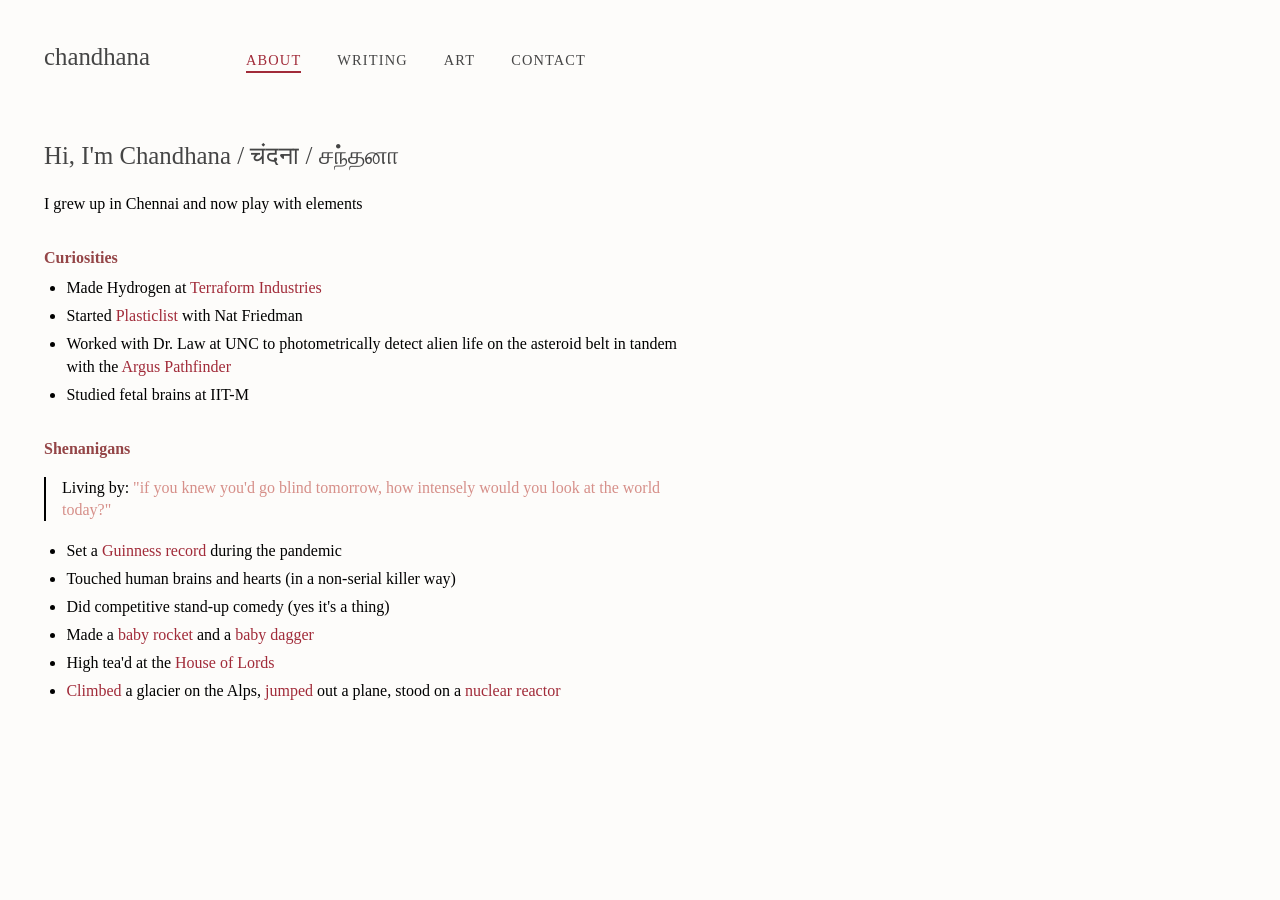
<file: about.html>
<!DOCTYPE html>
<html lang="en">
<head>
  <meta charset="UTF-8">
  <meta name="viewport" content="width=device-width, initial-scale=1.0">
  <title>about — chandhana</title>
  <link rel="stylesheet" href="css/style.css">
</head>
<body>

  <header class="topbar">
    <div class="name"><a href="index.html">chandhana</a></div>
    <nav>
      <ul>
        <li><a href="about.html" class="active">About</a></li>
        <li><a href="writing.html">Writing</a></li>
        <li><a href="art.html" class="art-link">Art</a></li>
        <li><a href="contact.html">Contact</a></li>
      </ul>
    </nav>
  </header>

  <main class="main">
    <div class="page">
      <h1>Hi, I'm Chandhana / चंदना / சந்தனா</h1>
      <p>I grew up in Chennai and now play with elements</p>

      <h2>Curiosities</h2>
      <ul>
        <li>Made Hydrogen at <a class="u" href="https://terraformindustries.wordpress.com/2025/03/07/six-months-as-an-alchemists-apprentice/" target="_blank">Terraform Industries</a></li>
        <li>Started <a class="u" href="https://www.plasticlist.org/" target="_blank">Plasticlist</a> with Nat Friedman</li>
        <li>Worked with Dr. Law at UNC to photometrically detect alien life on the asteroid belt in tandem with the <a class="u" href="https://argus.unc.edu/prototype-series" target="_blank">Argus Pathfinder</a></li>
        <li>Studied fetal brains at IIT-M</li>
      </ul>

      <h2>Shenanigans</h2>
      <blockquote>
        <p>Living by: <a href="https://sive.rs/htl03" target="_blank">"if you knew you'd go blind tomorrow, how intensely would you look at the world today?"</a></p>
      </blockquote>
      <ul>
        <li>Set a <a class="u" href="https://www.guinnessworldrecords.com/world-records/685929-longest-duration-hula-hooping-around-one-elbow" target="_blank">Guinness record</a> during the pandemic</li>
        <li>Touched human brains and hearts (in a non-serial killer way)</li>
        <li>Did competitive stand-up comedy (yes it's a thing)</li>
        <li>Made a <a class="u" href="https://www.instagram.com/p/DD-9M-sP4gB/" target="_blank">baby rocket</a> and a <a class="u" href="https://www.instagram.com/p/C8yaqEhO7p7/" target="_blank">baby dagger</a></li>
        <li>High tea'd at the <a class="u" href="https://en.wikipedia.org/wiki/House_of_Lords" target="_blank">House of Lords</a></li>
        <li><a class="u" href="https://x.com/chandhana01/status/1803443735125995951" target="_blank">Climbed</a> a glacier on the Alps, <a class="u" href="https://x.com/chandhana01/status/1799734912708407347" target="_blank">jumped</a> out a plane, stood on a <a class="u" href="https://x.com/chandhana01/status/1763191692554068370" target="_blank">nuclear reactor</a></li>
      </ul>
    </div>
  </main>

</body>
</html>
</file>
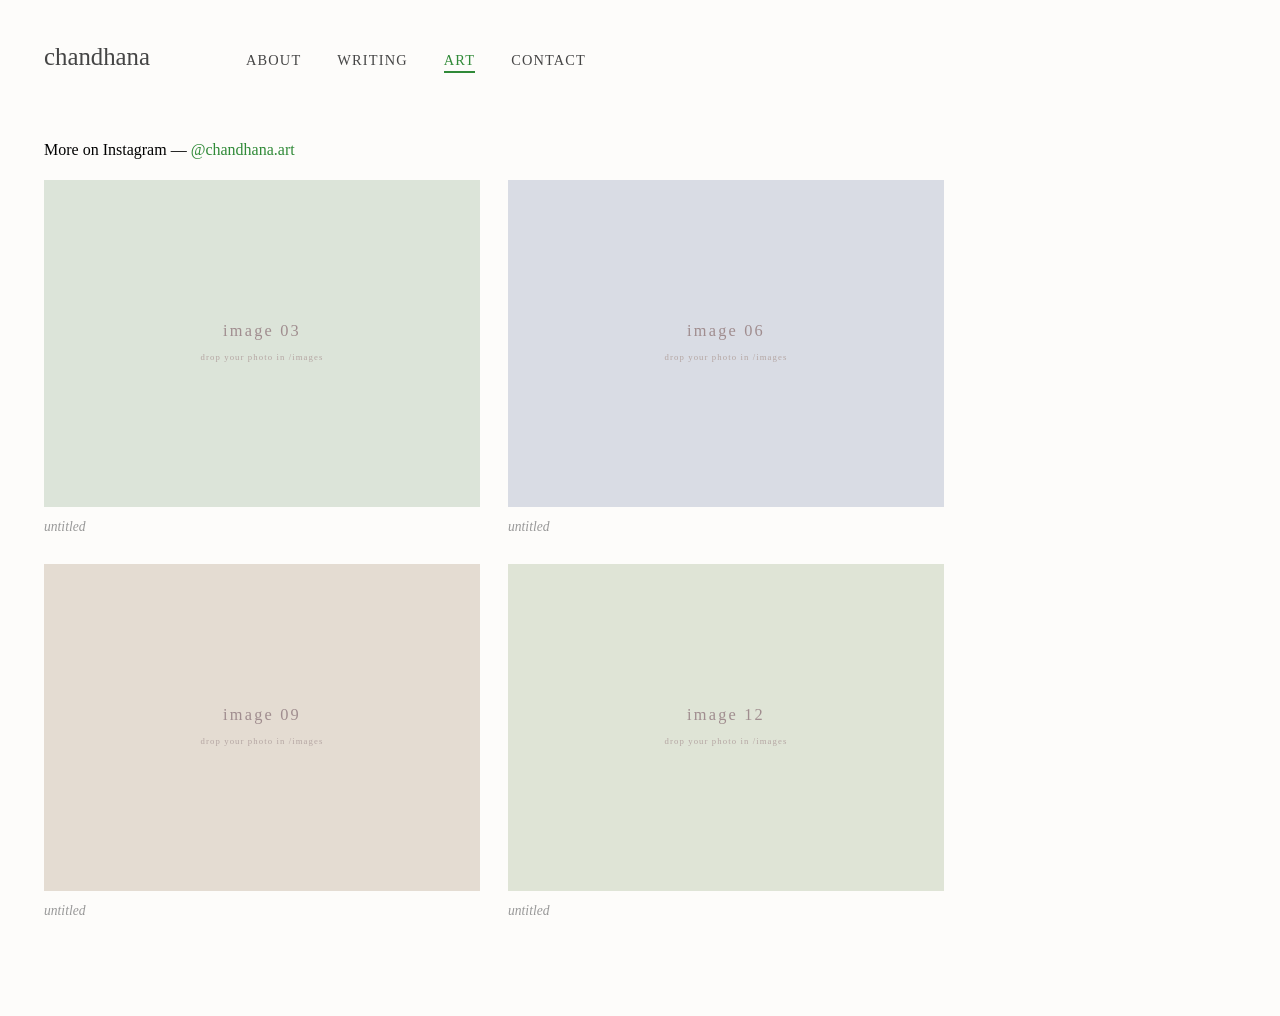
<file: art.html>
<!DOCTYPE html>
<html lang="en">
<head>
  <meta charset="UTF-8">
  <meta name="viewport" content="width=device-width, initial-scale=1.0">
  <title>art — chandhana</title>
  <link rel="stylesheet" href="css/style.css">
</head>
<body>

  <header class="topbar">
    <div class="name"><a href="index.html">chandhana</a></div>
    <nav>
      <ul>
        <li><a href="about.html">About</a></li>
        <li><a href="writing.html">Writing</a></li>
        <li><a href="art.html" class="art-link active">Art</a></li>
        <li><a href="contact.html">Contact</a></li>
      </ul>
    </nav>
  </header>

  <main class="main">
    <div class="page" style="max-width:900px;">
      <p>More on Instagram — <a class="g" href="https://www.instagram.com/chandhana.art/" target="_blank">@chandhana.art</a></p>

      <!-- Drop your artwork into /images and update the src attributes below.
           Duplicate a <figure> block to add more pieces. -->
      <div class="art-grid">
        <figure>
          <a href="images/grid-03.svg"><img src="images/grid-03.svg" alt="Artwork 1"></a>
          <figcaption>untitled</figcaption>
        </figure>
        <figure>
          <a href="images/grid-06.svg"><img src="images/grid-06.svg" alt="Artwork 2"></a>
          <figcaption>untitled</figcaption>
        </figure>
        <figure>
          <a href="images/grid-09.svg"><img src="images/grid-09.svg" alt="Artwork 3"></a>
          <figcaption>untitled</figcaption>
        </figure>
        <figure>
          <a href="images/grid-12.svg"><img src="images/grid-12.svg" alt="Artwork 4"></a>
          <figcaption>untitled</figcaption>
        </figure>
      </div>
    </div>
  </main>

</body>
</html>
</file>
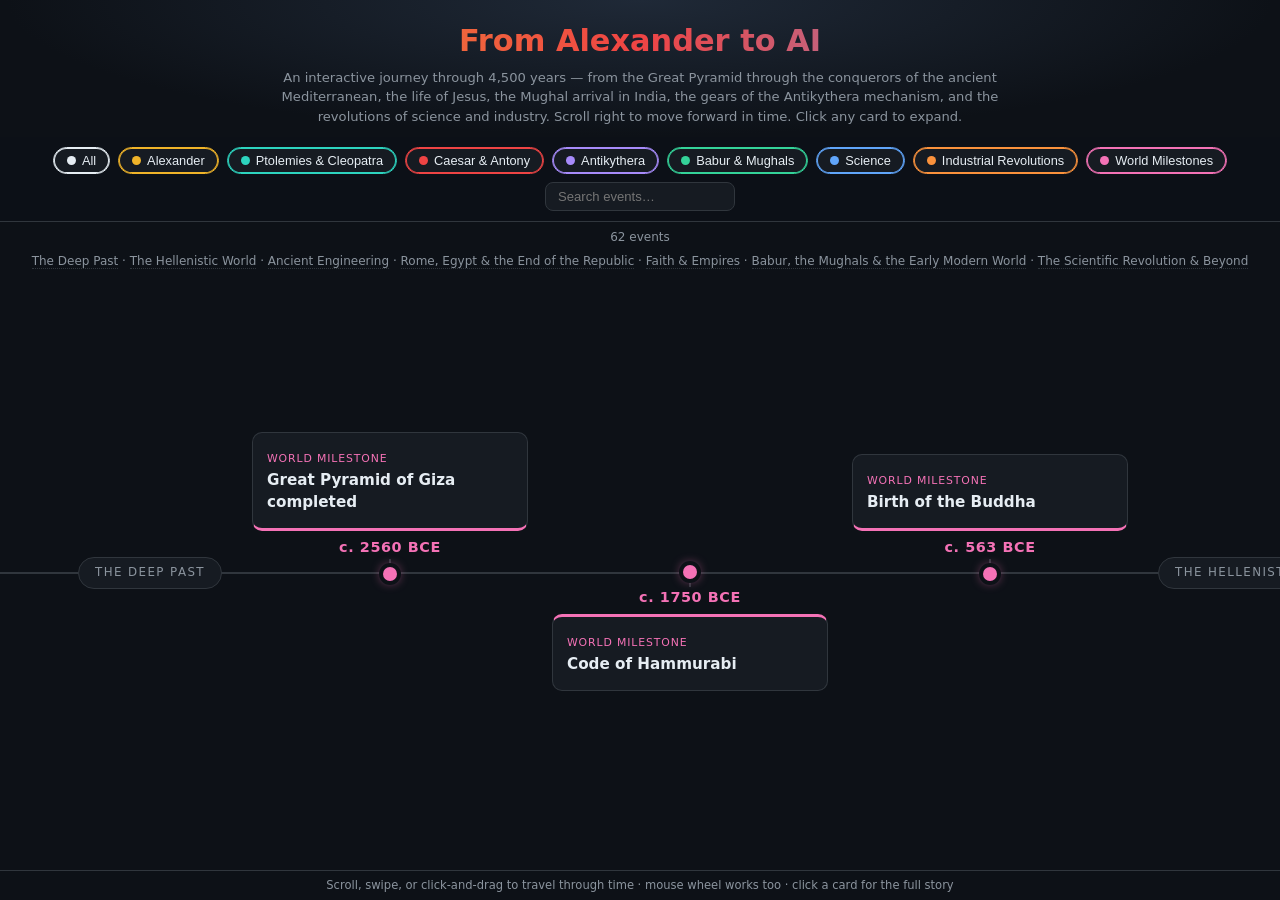
<file: interactive-timeline.html>
<!DOCTYPE html>
<html lang="en">
<head>
<meta charset="UTF-8">
<meta name="viewport" content="width=device-width, initial-scale=1.0">
<title>Interactive History Timeline — Alexander to AI</title>
<style>
  :root {
    --bg: #0d1117;
    --panel: #161b22;
    --text: #e6edf3;
    --muted: #8b949e;
    --line: #30363d;
    --macedon: #f0b429;
    --ptolemy: #2dd4bf;
    --rome: #ef4444;
    --tech-ancient: #a78bfa;
    --mughal: #34d399;
    --science: #60a5fa;
    --industry: #fb923c;
    --world: #f472b6;
  }
  * { margin: 0; padding: 0; box-sizing: border-box; }
  html, body { height: 100%; }
  body {
    background: var(--bg);
    color: var(--text);
    font-family: "Segoe UI", system-ui, -apple-system, sans-serif;
    line-height: 1.5;
    display: flex;
    flex-direction: column;
    overflow: hidden;
  }
  header {
    text-align: center;
    padding: 18px 20px 10px;
    background: radial-gradient(ellipse at top, #1f2937 0%, var(--bg) 70%);
    flex: 0 0 auto;
  }
  header h1 {
    font-size: clamp(1.2rem, 3vw, 1.9rem);
    background: linear-gradient(90deg, #f0b429, #ef4444, #60a5fa);
    -webkit-background-clip: text;
    background-clip: text;
    color: transparent;
    margin-bottom: 4px;
  }
  header p { color: var(--muted); max-width: 760px; margin: 0 auto; font-size: 0.82rem; }

  .controls {
    flex: 0 0 auto;
    background: rgba(13, 17, 23, 0.92);
    border-bottom: 1px solid var(--line);
    padding: 10px 16px;
    display: flex;
    flex-wrap: wrap;
    gap: 8px;
    justify-content: center;
    align-items: center;
  }
  .chip {
    border: 1px solid var(--line);
    background: var(--panel);
    color: var(--text);
    padding: 5px 13px;
    border-radius: 999px;
    cursor: pointer;
    font-size: 0.8rem;
    transition: all 0.18s ease;
    user-select: none;
  }
  .chip .dot {
    display: inline-block;
    width: 9px; height: 9px;
    border-radius: 50%;
    margin-right: 6px;
    background: var(--c, var(--muted));
  }
  .chip:hover { transform: translateY(-1px); border-color: var(--c, var(--text)); }
  .chip.active {
    border-color: var(--c, var(--text));
    box-shadow: 0 0 0 1px var(--c, var(--text)) inset;
  }
  .chip.inactive { opacity: 0.38; }
  #search {
    background: var(--panel);
    border: 1px solid var(--line);
    border-radius: 8px;
    color: var(--text);
    padding: 6px 12px;
    width: 190px;
    font-size: 0.82rem;
  }
  #search:focus { outline: none; border-color: var(--science); }

  .meta {
    flex: 0 0 auto;
    display: flex;
    flex-wrap: wrap;
    justify-content: center;
    align-items: center;
    gap: 6px 14px;
    color: var(--muted);
    font-size: 0.75rem;
    padding: 6px 16px;
  }
  .meta a {
    color: var(--muted);
    text-decoration: none;
    border-bottom: 1px dotted var(--line);
    cursor: pointer;
  }
  .meta a:hover { color: var(--text); }

  /* ===== horizontal timeline ===== */
  .tl-wrap {
    flex: 1 1 auto;
    overflow-x: auto;
    overflow-y: hidden;
    position: relative;
    cursor: grab;
    scrollbar-color: var(--line) var(--bg);
  }
  .tl-wrap.dragging { cursor: grabbing; user-select: none; }
  .timeline {
    display: flex;
    align-items: stretch;
    height: 100%;
    position: relative;
    padding: 0 60px;
    width: max-content;
  }
  /* the horizontal spine */
  .timeline::before {
    content: "";
    position: absolute;
    left: 0; right: 0;
    top: 50%;
    height: 2px;
    background: var(--line);
    transform: translateY(-1px);
  }
  .era-label {
    flex: 0 0 auto;
    display: flex;
    align-items: center;
    justify-content: center;
    padding: 0 18px;
    position: relative;
    z-index: 2;
  }
  .era-label span {
    background: var(--panel);
    border: 1px solid var(--line);
    border-radius: 999px;
    padding: 6px 16px;
    font-size: 0.74rem;
    letter-spacing: 0.12em;
    text-transform: uppercase;
    color: var(--muted);
    white-space: nowrap;
  }
  .event {
    flex: 0 0 auto;
    width: 300px;
    position: relative;
    display: flex;
    flex-direction: column;
    padding: 14px 12px;
    opacity: 0;
    transform: translateX(30px);
    transition: opacity 0.45s ease, transform 0.45s ease;
  }
  .event.visible { opacity: 1; transform: translateX(0); }
  /* top events sit above the line, bottom events below */
  .event.top { justify-content: flex-end; height: 50%; }
  .event.bottom { justify-content: flex-start; height: 50%; align-self: flex-end; }
  .event .node {
    position: absolute;
    left: 50%;
    width: 14px; height: 14px;
    border-radius: 50%;
    background: var(--c);
    box-shadow: 0 0 0 4px var(--bg), 0 0 12px var(--c);
    transform: translateX(-50%);
    z-index: 2;
  }
  .event.top .node { bottom: -8px; }
  .event.bottom .node { top: -8px; }
  /* connector stem from card to node */
  .event::after {
    content: "";
    position: absolute;
    left: 50%;
    width: 2px;
    background: var(--line);
    transform: translateX(-50%);
  }
  .event.top::after { bottom: 0; height: 14px; }
  .event.bottom::after { top: 0; height: 14px; }
  .event .year {
    font-weight: 700;
    color: var(--c);
    font-size: 0.9rem;
    letter-spacing: 0.04em;
    text-align: center;
  }
  .event.top .year { order: 2; margin-top: 6px; }
  .event.bottom .year { margin-bottom: 6px; }
  .card {
    background: var(--panel);
    border: 1px solid var(--line);
    border-radius: 10px;
    padding: 12px 14px;
    cursor: pointer;
    transition: transform 0.18s ease, border-color 0.18s ease;
    overflow: hidden;
  }
  .event.top .card { border-bottom: 3px solid var(--c); order: 1; }
  .event.bottom .card { border-top: 3px solid var(--c); }
  .card:hover { transform: scale(1.02); border-color: var(--c); }
  .card h3 { font-size: 0.95rem; margin-bottom: 2px; }
  .card .tag { font-size: 0.68rem; color: var(--c); text-transform: uppercase; letter-spacing: 0.08em; }
  .card .detail {
    color: var(--muted);
    font-size: 0.82rem;
    max-height: 0;
    overflow-y: auto;
    transition: max-height 0.35s ease, margin-top 0.35s ease;
  }
  .card.open .detail { max-height: 26vh; margin-top: 8px; }
  .hidden { display: none !important; }

  .hint {
    flex: 0 0 auto;
    text-align: center;
    color: var(--muted);
    font-size: 0.72rem;
    padding: 6px;
    border-top: 1px solid var(--line);
  }

  /* narrow screens: keep horizontal but smaller cards */
  @media (max-width: 560px) {
    .event { width: 240px; }
    header p { display: none; }
  }
</style>
</head>
<body>

<header>
  <h1>From Alexander to AI</h1>
  <p>An interactive journey through 4,500 years — from the Great Pyramid through the conquerors of the ancient Mediterranean, the life of Jesus, the Mughal arrival in India, the gears of the Antikythera mechanism, and the revolutions of science and industry. Scroll right to move forward in time. Click any card to expand.</p>
</header>

<div class="controls">
  <button class="chip active" data-cat="all"><span class="dot" style="--c:#e6edf3"></span>All</button>
  <button class="chip active" data-cat="macedon" style="--c:var(--macedon)"><span class="dot" style="--c:var(--macedon)"></span>Alexander</button>
  <button class="chip active" data-cat="ptolemy" style="--c:var(--ptolemy)"><span class="dot" style="--c:var(--ptolemy)"></span>Ptolemies &amp; Cleopatra</button>
  <button class="chip active" data-cat="rome" style="--c:var(--rome)"><span class="dot" style="--c:var(--rome)"></span>Caesar &amp; Antony</button>
  <button class="chip active" data-cat="tech-ancient" style="--c:var(--tech-ancient)"><span class="dot" style="--c:var(--tech-ancient)"></span>Antikythera</button>
  <button class="chip active" data-cat="mughal" style="--c:var(--mughal)"><span class="dot" style="--c:var(--mughal)"></span>Babur &amp; Mughals</button>
  <button class="chip active" data-cat="science" style="--c:var(--science)"><span class="dot" style="--c:var(--science)"></span>Science</button>
  <button class="chip active" data-cat="industry" style="--c:var(--industry)"><span class="dot" style="--c:var(--industry)"></span>Industrial Revolutions</button>
  <button class="chip active" data-cat="world" style="--c:var(--world)"><span class="dot" style="--c:var(--world)"></span>World Milestones</button>
  <input id="search" type="text" placeholder="Search events…">
</div>

<div class="meta">
  <span><span id="count"></span> events</span>
  <span id="jumpbar"></span>
</div>

<div class="tl-wrap" id="wrap">
  <div class="timeline" id="timeline"></div>
</div>

<div class="hint">Scroll, swipe, or click-and-drag to travel through time · mouse wheel works too · click a card for the full story</div>

<script>
const EVENTS = [
  // ===== World milestones (for a sense of scale) =====
  { y: -2560, year: "c. 2560 BCE", cat: "world", title: "Great Pyramid of Giza completed", detail: "Khufu's pyramid is already over 2,200 years old when Alexander reaches Egypt — Cleopatra lived closer in time to the Moon landing than to its construction. The ultimate yardstick for historical scale." },
  { y: -1750, year: "c. 1750 BCE", cat: "world", title: "Code of Hammurabi", detail: "The Babylonian king inscribes one of the earliest comprehensive written law codes on a basalt stele — 'an eye for an eye' enters the historical record." },
  { y: -563, year: "c. 563 BCE", cat: "world", title: "Birth of the Buddha", detail: "Siddhartha Gautama is born in Lumbini (modern Nepal). Within a couple of centuries his teachings spread across India — and Buddhist emissaries would later reach the Hellenistic kingdoms left by Alexander." },
  { y: -4, year: "c. 4 BCE", cat: "world", title: "Birth of Jesus of Nazareth", detail: "Born in Judea under Roman rule — just 26 years after Cleopatra's death, in the empire Augustus built from her kingdom. Most scholars place the birth around 6–4 BCE, during Herod the Great's reign. The traditional dating later splits the calendar into BC and AD." },
  { y: 30, year: "c. 30–33 CE", cat: "world", title: "Crucifixion of Jesus", detail: "Executed in Jerusalem under the Roman prefect Pontius Pilate. Within three centuries Christianity grows from a small Jewish sect into the official religion of the Roman Empire." },
  { y: 476, year: "476 CE", cat: "world", title: "Fall of the Western Roman Empire", detail: "The last western emperor, Romulus Augustulus, is deposed — roughly 500 years after Augustus founded the empire. The eastern half endures as Byzantium for another thousand years." },
  { y: 622, year: "622 CE", cat: "world", title: "The Hijra — rise of Islam", detail: "Muhammad's migration from Mecca to Medina marks year one of the Islamic calendar. Within a century, Islamic rule stretches from Spain to the Indus — and Islamic scholars preserve much of the Greek science of Alexandria." },
  { y: 1206, year: "1206 CE", cat: "world", title: "Genghis Khan unites the Mongols", detail: "Temujin is proclaimed Genghis Khan, launching the largest contiguous land empire in history. Babur, who brought Mughal rule to India three centuries later, was his direct descendant — 'Mughal' literally derives from 'Mongol'." },
  { y: 1453, year: "1453 CE", cat: "world", title: "Fall of Constantinople; Gutenberg's press", detail: "The Ottomans take Constantinople, ending the Roman story begun by Augustus. Almost simultaneously (c. 1455), Gutenberg prints his Bible — movable type ignites the spread of knowledge that feeds the Renaissance and Scientific Revolution." },
  { y: 1492, year: "1492 CE", cat: "world", title: "Columbus reaches the Americas", detail: "The Columbian voyages connect the hemispheres permanently — 34 years before Babur's victory at Panipat, the global age begins." },
  { y: 1914, year: "1914–1918 CE", cat: "world", title: "World War I", detail: "The industrialized powers of the Second Industrial Revolution turn their machines on each other — empires fall (Ottoman, Austro-Hungarian, Russian, German) and the modern political map begins to form." },
  { y: 1939, year: "1939–1945 CE", cat: "world", title: "World War II & the atomic age", detail: "The deadliest conflict in history ends with the atomic bomb — Einstein's physics weaponized — and gives birth to the computer (Colossus, ENIAC), radar, and the institutions of the modern world." },
  { y: 1947.5, year: "1947 CE", cat: "world", title: "Indian independence", detail: "British rule ends and India and Pakistan are born — the subcontinent Babur conquered in 1526, and the British East India Company took from his Mughal descendants, becomes the world's largest democracy." },

  // ===== Alexander the Great =====
  { y: -356, year: "356 BCE", cat: "macedon", title: "Birth of Alexander the Great", detail: "Born in Pella, Macedon, to King Philip II and Queen Olympias. Legend ties his birth to the night the Temple of Artemis at Ephesus burned down." },
  { y: -343, year: "343 BCE", cat: "macedon", title: "Aristotle becomes Alexander's tutor", detail: "Philip II hires Aristotle to educate the 13-year-old prince at Mieza, instilling a lifelong love of Homer, science, and philosophy that Alexander carried on campaign." },
  { y: -336, year: "336 BCE", cat: "macedon", title: "Alexander becomes King of Macedon", detail: "After Philip II's assassination, the 20-year-old Alexander takes the throne and rapidly secures Greece, razing Thebes as a warning." },
  { y: -333, year: "333 BCE", cat: "macedon", title: "Battle of Issus", detail: "Alexander defeats the Persian King Darius III in person for the first time, capturing the Persian royal family and opening the road to the Levant and Egypt." },
  { y: -331, year: "331 BCE", cat: "macedon", title: "Alexandria founded; Battle of Gaugamela", detail: "Alexander founds Alexandria in Egypt — destined to become the intellectual capital of the ancient world — then crushes Darius III at Gaugamela, effectively ending the Persian Empire." },
  { y: -326, year: "326 BCE", cat: "macedon", title: "Battle of the Hydaspes — Alexander in India", detail: "Alexander defeats King Porus on the Jhelum river in the Punjab, his costliest battle. His exhausted army refuses to march further east, and he turns back." },
  { y: -323, year: "323 BCE", cat: "macedon", title: "Death of Alexander in Babylon", detail: "Dies at 32, possibly of fever or poisoning, leaving no clear heir. His generals — the Diadochi — carve up his empire, setting the stage for the Ptolemies in Egypt." },

  // ===== Ptolemies =====
  { y: -322, year: "323–305 BCE", cat: "ptolemy", title: "Ptolemy I Soter takes Egypt", detail: "Alexander's general Ptolemy seizes Egypt in the succession wars — and famously hijacks Alexander's funeral cortege, entombing the conqueror in Alexandria. In 305 BCE he declares himself pharaoh, founding a Greek dynasty that rules Egypt for nearly 300 years." },
  { y: -295, year: "c. 295 BCE", cat: "ptolemy", title: "Library of Alexandria founded", detail: "Under Ptolemy I and II, the Mouseion and its Great Library aim to collect all the world's knowledge. Scholars there include Euclid, Eratosthenes (who measured the Earth), and Archimedes as a visitor — the intellectual ecosystem that later made devices like the Antikythera mechanism conceivable." },
  { y: -280, year: "c. 280 BCE", cat: "ptolemy", title: "Lighthouse of Pharos completed", detail: "The Lighthouse of Alexandria, one of the Seven Wonders, rises over 100 metres tall under Ptolemy II Philadelphus — a beacon of the dynasty's wealth and engineering." },
  { y: -69, year: "69 BCE", cat: "ptolemy", title: "Birth of Cleopatra VII", detail: "Born in Alexandria, the last great ruler of the Ptolemaic line. Famously the first Ptolemy in centuries to bother learning Egyptian — she spoke perhaps nine languages and was a shrewd political operator." },
  { y: -51, year: "51 BCE", cat: "ptolemy", title: "Cleopatra takes the throne", detail: "At 18, Cleopatra becomes co-ruler with her 10-year-old brother Ptolemy XIII. Court intrigue soon forces her into exile — until Rome's civil war washes ashore." },
  { y: -47, year: "47 BCE", cat: "ptolemy", title: "Birth of Caesarion", detail: "Cleopatra bears Ptolemy XV 'Caesarion' — 'little Caesar' — her son with Julius Caesar, and her stake in Rome's future. He would be killed by Octavian in 30 BCE." },
  { y: -34, year: "34 BCE", cat: "ptolemy", title: "Donations of Alexandria", detail: "In a lavish ceremony, Antony distributes Rome's eastern territories to Cleopatra and their children. Rome is scandalized — Octavian uses it as proof Antony has 'gone native', justifying war." },
  { y: -30, year: "30 BCE", cat: "ptolemy", title: "Death of Cleopatra — end of the Ptolemies", detail: "After Antony's suicide, Cleopatra takes her own life (the asp story comes from Plutarch, writing 130 years later). Egypt becomes a Roman province, ending both the Ptolemaic dynasty and the age of Hellenistic kingdoms begun by Alexander." },

  // ===== Antikythera =====
  { y: -150, year: "c. 150–100 BCE", cat: "tech-ancient", title: "Antikythera mechanism built", detail: "The world's oldest known geared computer, with 30+ bronze gears predicting solar and lunar eclipses, moon phases, planetary positions, and even the Olympic Games cycle. Most scholars date its construction to 150–100 BCE (some argue for c. 205 BCE). Nothing of comparable mechanical complexity appears again for over 1,400 years." },
  { y: -65, year: "c. 65 BCE", cat: "tech-ancient", title: "The Antikythera shipwreck", detail: "A Roman cargo ship carrying Greek treasures — including the mechanism — sinks off the island of Antikythera, between Crete and the Peloponnese." },
  { y: 1901, year: "1901 CE", cat: "tech-ancient", title: "Mechanism recovered by sponge divers", detail: "Greek sponge divers find the wreck in 1900; the corroded lump of gears is recovered in 1901 but only recognized as a geared device decades later. X-ray and CT studies (notably 2006) finally revealed its astonishing functions." },

  // ===== Caesar & Antony =====
  { y: -100, year: "100 BCE", cat: "rome", title: "Birth of Julius Caesar", detail: "Born into the patrician Julii family in Rome, which claimed descent from Venus. Rises through Roman politics as a populist with legendary ambition and debts to match." },
  { y: -83, year: "83 BCE", cat: "rome", title: "Birth of Mark Antony", detail: "Marcus Antonius is born into a distinguished but financially ruined Roman family. After a wild youth, he proves himself a brilliant cavalry commander in Egypt and Judea." },
  { y: -60, year: "60 BCE", cat: "rome", title: "First Triumvirate", detail: "Caesar forms an unofficial power-sharing alliance with Pompey the Great and Crassus, Rome's richest man — dominating the Republic's politics." },
  { y: -58, year: "58–50 BCE", cat: "rome", title: "Caesar conquers Gaul", detail: "Eight years of campaigning bring modern France and Belgium under Rome, plus two expeditions to Britain. Caesar's own account, the 'Commentarii de Bello Gallico', doubles as the best war propaganda ever written." },
  { y: -49, year: "49 BCE", cat: "rome", title: "Crossing the Rubicon", detail: "Ordered to disband his army, Caesar instead leads it across the Rubicon river into Italy — 'alea iacta est', the die is cast — igniting civil war against Pompey. Antony serves as his second-in-command." },
  { y: -48, year: "48 BCE", cat: "rome", title: "Caesar meets Cleopatra", detail: "Pursuing the defeated Pompey to Egypt, Caesar finds him murdered — then meets Cleopatra (legend says smuggled to him rolled in a carpet or bed-sack). He backs her in Egypt's civil war and they become lovers." },
  { y: -45, year: "45 BCE", cat: "rome", title: "The Julian calendar", detail: "Caesar, advised by the Alexandrian astronomer Sosigenes, reforms Rome's chaotic calendar into a 365.25-day solar year — the calendar Europe kept until 1582, and the reason July bears his name." },
  { y: -44, year: "44 BCE", cat: "rome", title: "Ides of March — Caesar assassinated", detail: "Named dictator perpetuo, Caesar is stabbed 23 times in the Senate by conspirators led by Brutus and Cassius on 15 March 44 BCE. Antony's funeral oration turns the Roman mob against the assassins." },
  { y: -43, year: "43 BCE", cat: "rome", title: "Second Triumvirate", detail: "Antony, Octavian (Caesar's 19-year-old heir), and Lepidus form a legal three-man dictatorship, then defeat Caesar's assassins at Philippi (42 BCE). Antony takes the rich Roman East." },
  { y: -41, year: "41 BCE", cat: "rome", title: "Antony meets Cleopatra at Tarsus", detail: "Cleopatra arrives to meet Antony on a golden barge dressed as Venus — a stage-managed spectacle Shakespeare immortalized. Their political and romantic alliance produces three children and reshapes the East." },
  { y: -31, year: "31 BCE", cat: "rome", title: "Battle of Actium", detail: "Octavian's admiral Agrippa crushes the combined fleet of Antony and Cleopatra off western Greece. The couple flee to Egypt; their cause collapses." },
  { y: -30.5, year: "30 BCE", cat: "rome", title: "Death of Mark Antony", detail: "As Octavian enters Alexandria, Antony falls on his sword after (falsely) hearing Cleopatra is dead, and dies in her arms. Octavian becomes Augustus, the first Roman emperor — the Republic is over." },

  // ===== Babur & Mughals =====
  { y: 1483, year: "1483 CE", cat: "mughal", title: "Birth of Babur", detail: "Zahir-ud-din Muhammad Babur is born in Andijan, Fergana Valley (modern Uzbekistan) — descended from Timur on his father's side and Genghis Khan on his mother's. He inherits a tiny kingdom at age 11." },
  { y: 1504, year: "1504 CE", cat: "mughal", title: "Babur captures Kabul", detail: "After repeatedly winning and losing Samarkand, Babur seizes Kabul and makes it his base for two decades — turning his gaze toward the wealth of Hindustan." },
  { y: 1526, year: "1526 CE", cat: "mughal", title: "First Battle of Panipat — Babur comes to India", detail: "On 21 April 1526, Babur's ~12,000 men defeat Sultan Ibrahim Lodi's force of ~100,000 using field artillery and matchlock muskets — among the earliest decisive uses of gunpowder in India. The Delhi Sultanate falls and the Mughal Empire is born; it will rule much of India for over 300 years." },
  { y: 1527, year: "1527 CE", cat: "mughal", title: "Battle of Khanwa", detail: "Babur defeats Rana Sanga of Mewar's massive Rajput confederacy, securing Mughal rule in northern India beyond a single lucky victory." },
  { y: 1530, year: "1530 CE", cat: "mughal", title: "Death of Babur", detail: "Dies in Agra at 47, succeeded by his son Humayun. His candid memoir, the Baburnama — covering everything from battles to his love of melons and gardens — is one of the great autobiographies of world literature." },

  // ===== Scientific discoveries =====
  { y: 1543, year: "1543 CE", cat: "science", title: "Copernicus: heliocentrism", detail: "'De Revolutionibus Orbium Coelestium' is published as Copernicus lies dying — placing the Sun, not Earth, at the center and launching the Scientific Revolution." },
  { y: 1610, year: "1610 CE", cat: "science", title: "Galileo's telescope", detail: "Galileo publishes 'Sidereus Nuncius': moons of Jupiter, phases of Venus, mountains on the Moon — direct observational evidence against the Earth-centred cosmos." },
  { y: 1687, year: "1687 CE", cat: "science", title: "Newton's Principia", detail: "Universal gravitation and the three laws of motion unify the heavens and Earth under one mathematics — arguably the single most influential scientific book ever written." },
  { y: 1859, year: "1859 CE", cat: "science", title: "Darwin: On the Origin of Species", detail: "Evolution by natural selection explains the diversity of life without a designer — the unifying theory of all biology." },
  { y: 1865, year: "1865 CE", cat: "science", title: "Maxwell's equations", detail: "James Clerk Maxwell unifies electricity, magnetism, and light into one theory of electromagnetism — the physics behind the entire electrical age that follows." },
  { y: 1905, year: "1905 CE", cat: "science", title: "Einstein's miracle year", detail: "Four papers in one year: special relativity, E=mc², the photoelectric effect (seeding quantum theory), and Brownian motion (proving atoms exist). General relativity follows in 1915." },
  { y: 1928, year: "1928 CE", cat: "science", title: "Fleming discovers penicillin", detail: "A contaminated petri dish at St Mary's Hospital, London, yields the first true antibiotic — eventually saving hundreds of millions of lives." },
  { y: 1953, year: "1953 CE", cat: "science", title: "Structure of DNA", detail: "Watson and Crick, building on Rosalind Franklin's X-ray data, reveal the double helix — the molecular basis of heredity and the start of modern genetics." },
  { y: 1969, year: "1969 CE", cat: "science", title: "Apollo 11 Moon landing", detail: "Armstrong and Aldrin walk on the Moon — Newton's mechanics, Maxwell's radio, and the new computer age converging in one small step." },
  { y: 2012, year: "2012 CE", cat: "science", title: "Higgs boson confirmed", detail: "CERN's Large Hadron Collider confirms the particle that gives others mass, completing the Standard Model nearly 50 years after Peter Higgs proposed it." },

  // ===== Industrial revolutions =====
  { y: 1764, year: "c. 1760–1840", cat: "industry", title: "First Industrial Revolution", detail: "Britain mechanizes: Hargreaves' spinning jenny (1764), Watt's improved steam engine (1769), coal, iron, canals, and the first railways (Stephenson's Rocket, 1829). Muscle power gives way to steam, and the modern economy is born." },
  { y: 1870, year: "c. 1870–1914", cat: "industry", title: "Second Industrial Revolution", detail: "Steel (Bessemer), electricity, and chemicals transform the world: Bell's telephone (1876), Edison's practical light bulb (1879), Benz's automobile (1885), and Ford's assembly line (1913). Maxwell's physics becomes everyday life." },
  { y: 1947, year: "c. 1947–2000s", cat: "industry", title: "Third Industrial Revolution (Digital)", detail: "The transistor (Bell Labs, 1947) starts the digital age: integrated circuits (1958), the microprocessor (1971), personal computers, ARPANET (1969), and Tim Berners-Lee's World Wide Web (1989–91). Information itself becomes the engine of the economy." },
  { y: 2012.5, year: "c. 2010s–present", cat: "industry", title: "Fourth Industrial Revolution", detail: "AI and deep learning (ImageNet moment, 2012; transformers, 2017; large language models from 2020s), robotics, IoT, and biotech like CRISPR (2012) and AlphaFold (2020) blur the lines between physical, digital, and biological — the revolution we're living through now." },
];

const ERAS = [
  { before: -2600, label: "The Deep Past" },
  { before: -356, label: "The Hellenistic World" },
  { before: -150, label: "Ancient Engineering" },
  { before: -100, label: "Rome, Egypt & the End of the Republic" },
  { before: 30, label: "Faith & Empires" },
  { before: 1483, label: "Babur, the Mughals & the Early Modern World" },
  { before: 1543, label: "The Scientific Revolution & Beyond" },
];

const wrap = document.getElementById("wrap");
const tl = document.getElementById("timeline");
const sorted = [...EVENTS].sort((a, b) => a.y - b.y);
const colors = {
  macedon: "var(--macedon)", ptolemy: "var(--ptolemy)", rome: "var(--rome)",
  "tech-ancient": "var(--tech-ancient)", mughal: "var(--mughal)",
  science: "var(--science)", industry: "var(--industry)", world: "var(--world)",
};
const catNames = {
  macedon: "Alexander the Great", ptolemy: "Ptolemies & Cleopatra", rome: "Caesar & Antony",
  "tech-ancient": "Antikythera", mughal: "Babur & Mughals",
  science: "Scientific Discovery", industry: "Industrial Revolution",
  world: "World Milestone",
};

let side = 0;
let eraIdx = 0;
sorted.forEach((e) => {
  while (eraIdx < ERAS.length && e.y >= ERAS[eraIdx].before) {
    const lbl = document.createElement("div");
    lbl.className = "era-label";
    lbl.id = "era-" + eraIdx;
    lbl.innerHTML = `<span>${ERAS[eraIdx].label}</span>`;
    tl.appendChild(lbl);
    eraIdx++;
  }
  const div = document.createElement("div");
  div.className = "event " + (side++ % 2 === 0 ? "top" : "bottom");
  div.dataset.cat = e.cat;
  div.dataset.text = (e.title + " " + e.detail + " " + e.year).toLowerCase();
  div.style.setProperty("--c", colors[e.cat]);
  div.innerHTML = `
    <span class="node"></span>
    <div class="year">${e.year}</div>
    <div class="card">
      <span class="tag">${catNames[e.cat]}</span>
      <h3>${e.title}</h3>
      <div class="detail">${e.detail}</div>
    </div>`;
  tl.appendChild(div);
});

// era jump links — horizontal scroll to the label
document.getElementById("jumpbar").innerHTML =
  ERAS.map((e, i) => `<a data-era="era-${i}">${e.label}</a>`).join(" · ");
document.getElementById("jumpbar").addEventListener("click", (ev) => {
  const a = ev.target.closest("a[data-era]");
  if (a) document.getElementById(a.dataset.era)
    .scrollIntoView({ behavior: "smooth", inline: "center", block: "nearest" });
});

// expand/collapse
tl.addEventListener("click", (ev) => {
  const card = ev.target.closest(".card");
  if (card && !wrap.classList.contains("dragged")) card.classList.toggle("open");
});

// slide-in animation as events scroll into view horizontally
const obs = new IntersectionObserver((entries) => {
  entries.forEach((en) => { if (en.isIntersecting) en.target.classList.add("visible"); });
}, { root: wrap, threshold: 0.1 });
document.querySelectorAll(".event").forEach((el) => obs.observe(el));

// vertical mouse wheel scrolls the timeline horizontally
wrap.addEventListener("wheel", (ev) => {
  if (Math.abs(ev.deltaY) > Math.abs(ev.deltaX)) {
    ev.preventDefault();
    wrap.scrollLeft += ev.deltaY;
  }
}, { passive: false });

// click-and-drag to pan
let dragStartX = 0, dragStartScroll = 0, dragging = false, moved = false;
wrap.addEventListener("pointerdown", (ev) => {
  dragging = true; moved = false;
  dragStartX = ev.clientX;
  dragStartScroll = wrap.scrollLeft;
  wrap.classList.add("dragging");
});
window.addEventListener("pointermove", (ev) => {
  if (!dragging) return;
  const dx = ev.clientX - dragStartX;
  if (Math.abs(dx) > 5) moved = true;
  wrap.scrollLeft = dragStartScroll - dx;
});
window.addEventListener("pointerup", () => {
  dragging = false;
  wrap.classList.remove("dragging");
  // suppress the click that follows a drag so cards don't toggle
  if (moved) {
    wrap.classList.add("dragged");
    setTimeout(() => wrap.classList.remove("dragged"), 50);
  }
});

// filtering
const chips = [...document.querySelectorAll(".chip")];
const active = new Set(Object.keys(colors));
const searchBox = document.getElementById("search");

function applyFilter() {
  const q = searchBox.value.trim().toLowerCase();
  let shown = 0;
  let s = 0;
  document.querySelectorAll(".event").forEach((el) => {
    const ok = active.has(el.dataset.cat) && (!q || el.dataset.text.includes(q));
    el.classList.toggle("hidden", !ok);
    if (ok) {
      shown++;
      el.classList.add("visible");
      // re-alternate top/bottom among visible events so spacing stays even
      el.classList.toggle("top", s % 2 === 0);
      el.classList.toggle("bottom", s % 2 !== 0);
      s++;
    }
  });
  document.getElementById("count").textContent = shown;
  // hide era labels with no visible events before the next label
  const nodes = [...tl.children];
  nodes.forEach((n, i) => {
    if (!n.classList.contains("era-label")) return;
    let any = false;
    for (let j = i + 1; j < nodes.length && !nodes[j].classList.contains("era-label"); j++) {
      if (!nodes[j].classList.contains("hidden")) { any = true; break; }
    }
    n.classList.toggle("hidden", !any);
  });
}

chips.forEach((chip) => {
  chip.addEventListener("click", () => {
    const cat = chip.dataset.cat;
    if (cat === "all") {
      Object.keys(colors).forEach((c) => active.add(c));
      chips.forEach((c) => { c.classList.add("active"); c.classList.remove("inactive"); });
    } else {
      const allOn = active.size === Object.keys(colors).length;
      if (allOn) {
        // first individual click: isolate this category
        active.clear();
        active.add(cat);
      } else if (active.has(cat)) {
        active.delete(cat);
        if (active.size === 0) Object.keys(colors).forEach((c) => active.add(c));
      } else {
        active.add(cat);
      }
      chips.forEach((c) => {
        if (c.dataset.cat === "all") {
          const on = active.size === Object.keys(colors).length;
          c.classList.toggle("active", on);
          c.classList.toggle("inactive", !on);
        } else {
          const on = active.has(c.dataset.cat);
          c.classList.toggle("active", on);
          c.classList.toggle("inactive", !on);
        }
      });
    }
    applyFilter();
  });
});

searchBox.addEventListener("input", applyFilter);
applyFilter();
</script>
</body>
</html>
</file>
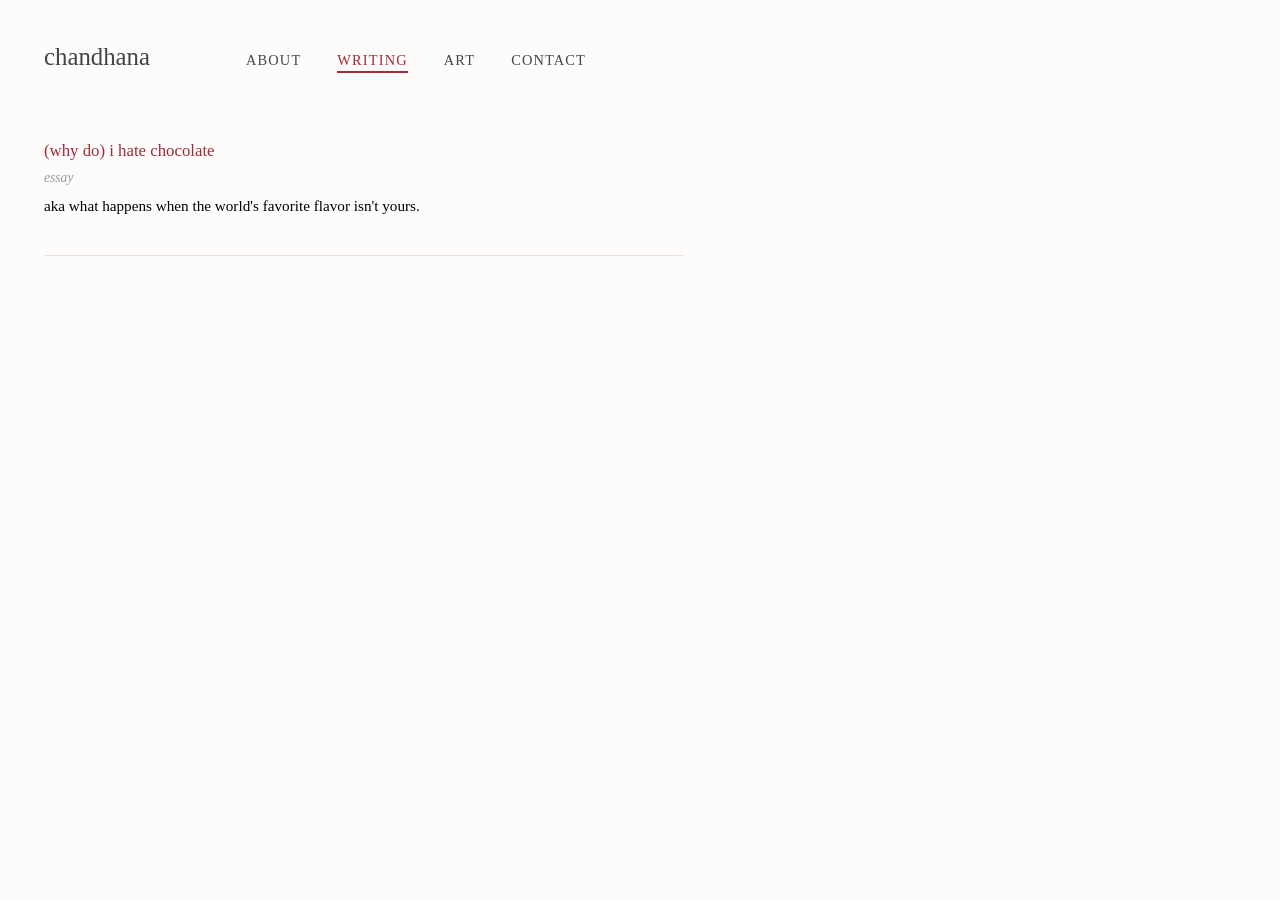
<file: writing.html>
<!DOCTYPE html>
<html lang="en">
<head>
  <meta charset="UTF-8">
  <meta name="viewport" content="width=device-width, initial-scale=1.0">
  <title>writing — chandhana</title>
  <link rel="stylesheet" href="css/style.css">
</head>
<body>

  <header class="topbar">
    <div class="name"><a href="index.html">chandhana</a></div>
    <nav>
      <ul>
        <li><a href="about.html">About</a></li>
        <li><a href="writing.html" class="active">Writing</a></li>
        <li><a href="art.html" class="art-link">Art</a></li>
        <li><a href="contact.html">Contact</a></li>
      </ul>
    </nav>
  </header>

  <main class="main">
    <div class="page">
      <ul class="list">
        <li>
          <span class="item-title"><a href="https://www.chandhana.com/chocolate.html">(why do) i hate chocolate</a></span>
          <span class="item-meta">essay</span>
          <p class="item-desc">aka what happens when the world's favorite flavor isn't yours.</p>
        </li>
        <!-- To add another piece, copy the block below and fill it in:

        <li>
          <span class="item-title"><a href="LINK-TO-PIECE">TITLE</a></span>
          <span class="item-meta">essay · YEAR</span>
          <p class="item-desc">One-line description.</p>
        </li>

        -->
      </ul>
    </div>
  </main>

</body>
</html>
</file>
<file: css/style.css>
/* ------------------------------------------------------------------
   chandhana — portfolio
   Layout: top header (name + horizontal nav) with a full-bleed,
   gapless 3x4 image grid on the home page.
   Fonts & colors matched to chandhana.com:
     serif type, #fdfcfa background, #454545 headings,
     #a12b39 links, #308A38 art green, #D68F89 quote pink.
   ------------------------------------------------------------------ */

:root {
  --bg: #fdfcfa;
  --text: #000000;
  --heading: #454545;
  --soft: #999999;
  --link: #a12b39;
  --green: #308A38;
  --pink: #D68F89;
  --accent-bg: #ead9dc;
  --line: #e6e0da;
  --header-h: 118px;
}

* {
  margin: 0;
  padding: 0;
  box-sizing: border-box;
}

html {
  font-size: 16px;
}

body {
  background: var(--bg);
  color: var(--text);
  font-family: normal, serif;
  line-height: 1.4;
  -webkit-font-smoothing: antialiased;
}

a {
  color: inherit;
  text-decoration: none;
}

/* ---------- top header: name + nav ---------- */

.topbar {
  display: flex;
  align-items: baseline;
  gap: 96px;
  padding: 40px 44px;
  background: var(--bg);
}

.topbar .name {
  font-size: 1.55rem;
  color: var(--heading);
  white-space: nowrap;
}

.topbar .name a:hover {
  opacity: 0.6;
}

.topbar nav ul {
  list-style: none;
  display: flex;
  gap: 36px;
}

.topbar nav a {
  font-size: 0.9rem;
  letter-spacing: 0.08em;
  text-transform: uppercase;
  color: var(--heading);
  padding-bottom: 3px;
  transition: color 0.2s ease;
}

.topbar nav a:hover {
  color: var(--link);
}

.topbar nav a.active {
  color: var(--link);
  border-bottom: 2px solid var(--link);
}

/* the Art nav link stays green, like on chandhana.com */
.topbar nav a.art-link:hover,
.topbar nav a.art-link.active {
  color: var(--green);
  border-color: var(--green);
}

/* ---------- home: full-bleed gapless grid ---------- */

.fullgrid {
  display: grid;
  grid-template-columns: repeat(4, 1fr);
  grid-auto-rows: calc((100vh - var(--header-h)) / 3);
  gap: 0;
}

.fullgrid a {
  position: relative;
  display: block;
  overflow: hidden;
  background: var(--accent-bg);
}

.fullgrid img {
  width: 100%;
  height: 100%;
  object-fit: cover;
  display: block;
  transition: transform 0.5s ease;
}

.fullgrid a:hover img {
  transform: scale(1.04);
}

.fullgrid .cap {
  position: absolute;
  inset: 0;
  display: flex;
  align-items: center;
  justify-content: center;
  text-align: center;
  padding: 16px;
  background: rgba(69, 69, 69, 0.45);
  color: #fdfcfa;
  font-size: 0.85rem;
  letter-spacing: 0.18em;
  text-transform: uppercase;
  opacity: 0;
  transition: opacity 0.25s ease;
}

.fullgrid a:hover .cap {
  opacity: 1;
}

/* ---------- inner pages ---------- */

.main {
  padding: 24px 44px 96px;
}

.page {
  max-width: 640px;
}

.page h1 {
  color: var(--heading);
  font-size: 1.55rem;
  font-weight: normal;
  margin-bottom: 1.2rem;
}

.page h2 {
  color: #944547;
  font-size: 1em;
  margin-top: 2rem;
  margin-bottom: 0.5rem;
}

.page p {
  margin-bottom: 1.2rem;
  font-size: 1rem;
}

.page .lede {
  font-size: 1.05rem;
}

.page ul {
  padding-left: 1.4rem;
  margin-bottom: 1.2rem;
}

.page ul li {
  margin-bottom: 0.35rem;
}

.page a.u {
  color: var(--link);
}

.page a.u:hover {
  text-decoration: underline;
}

.page a.g {
  color: var(--green);
}

.page a.g:hover {
  text-decoration: underline;
}

.page blockquote {
  border-left: 2px solid #000000;
  padding-left: 1rem;
  margin: 1rem 0;
  font-size: 0.85em;
}

.page blockquote a {
  color: var(--pink);
}

.page blockquote a:hover {
  text-decoration: underline;
}

/* writing list */

.page ul.list {
  list-style: none;
  padding-left: 0;
}

.page ul.list li {
  padding: 20px 0;
  border-bottom: 1px solid var(--line);
}

.page ul.list li:first-child {
  padding-top: 0;
}

.page ul.list .item-title {
  display: block;
  font-size: 1.05rem;
  margin-bottom: 4px;
}

.page ul.list .item-title a {
  color: var(--link);
}

.page ul.list .item-title a:hover {
  text-decoration: underline;
}

.page ul.list .item-meta {
  font-size: 0.85rem;
  color: var(--soft);
  font-style: italic;
}

.page ul.list .item-desc {
  font-size: 0.95rem;
  margin-top: 6px;
}

/* contact */

.contact-links {
  list-style: none;
  padding-left: 0;
  margin-top: 8px;
}

.contact-links li {
  margin-bottom: 16px;
}

.contact-links .label {
  display: inline-block;
  width: 110px;
  font-size: 0.85rem;
  color: var(--soft);
  font-style: italic;
}

.contact-links a {
  color: var(--link);
}

.contact-links a.g {
  color: var(--green);
}

.contact-links a:hover {
  text-decoration: underline;
}

/* art page grid */

.art-grid {
  display: grid;
  grid-template-columns: repeat(2, 1fr);
  gap: 28px;
  max-width: 900px;
}

.art-grid figure a {
  display: block;
  overflow: hidden;
  background: var(--accent-bg);
}

.art-grid img {
  width: 100%;
  aspect-ratio: 4 / 3;
  object-fit: cover;
  display: block;
  transition: opacity 0.25s ease;
}

.art-grid figure a:hover img {
  opacity: 0.85;
}

.art-grid figcaption {
  margin-top: 10px;
  font-size: 0.85rem;
  color: var(--soft);
  font-style: italic;
}

/* ---------- responsive ---------- */

@media (max-width: 900px) {
  .topbar {
    flex-direction: column;
    gap: 18px;
    align-items: flex-start;
    padding: 28px 24px;
  }

  .topbar nav ul {
    flex-wrap: wrap;
    gap: 22px;
  }

  .fullgrid {
    grid-template-columns: repeat(2, 1fr);
    grid-auto-rows: 40vw;
  }

  .main {
    padding: 16px 24px 64px;
  }
}

@media (max-width: 520px) {
  .art-grid {
    grid-template-columns: 1fr;
  }
}
</file>
